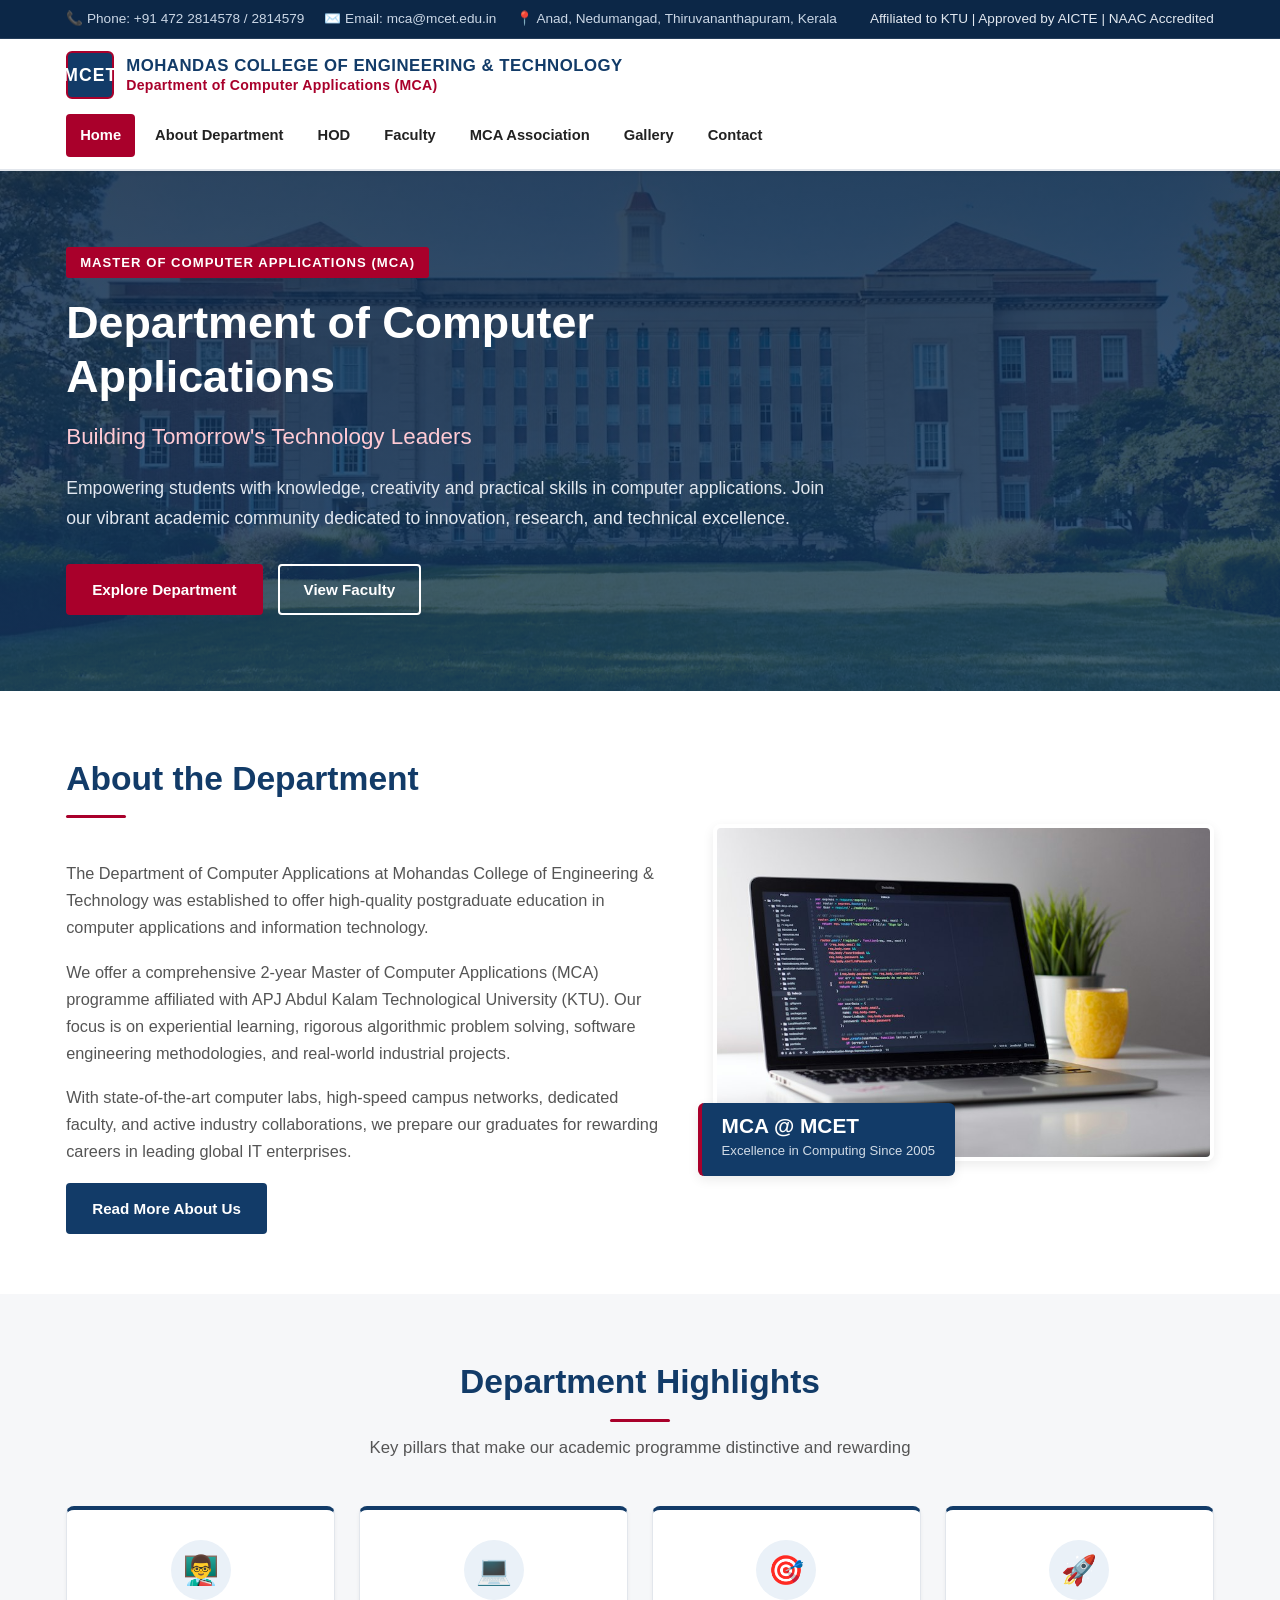
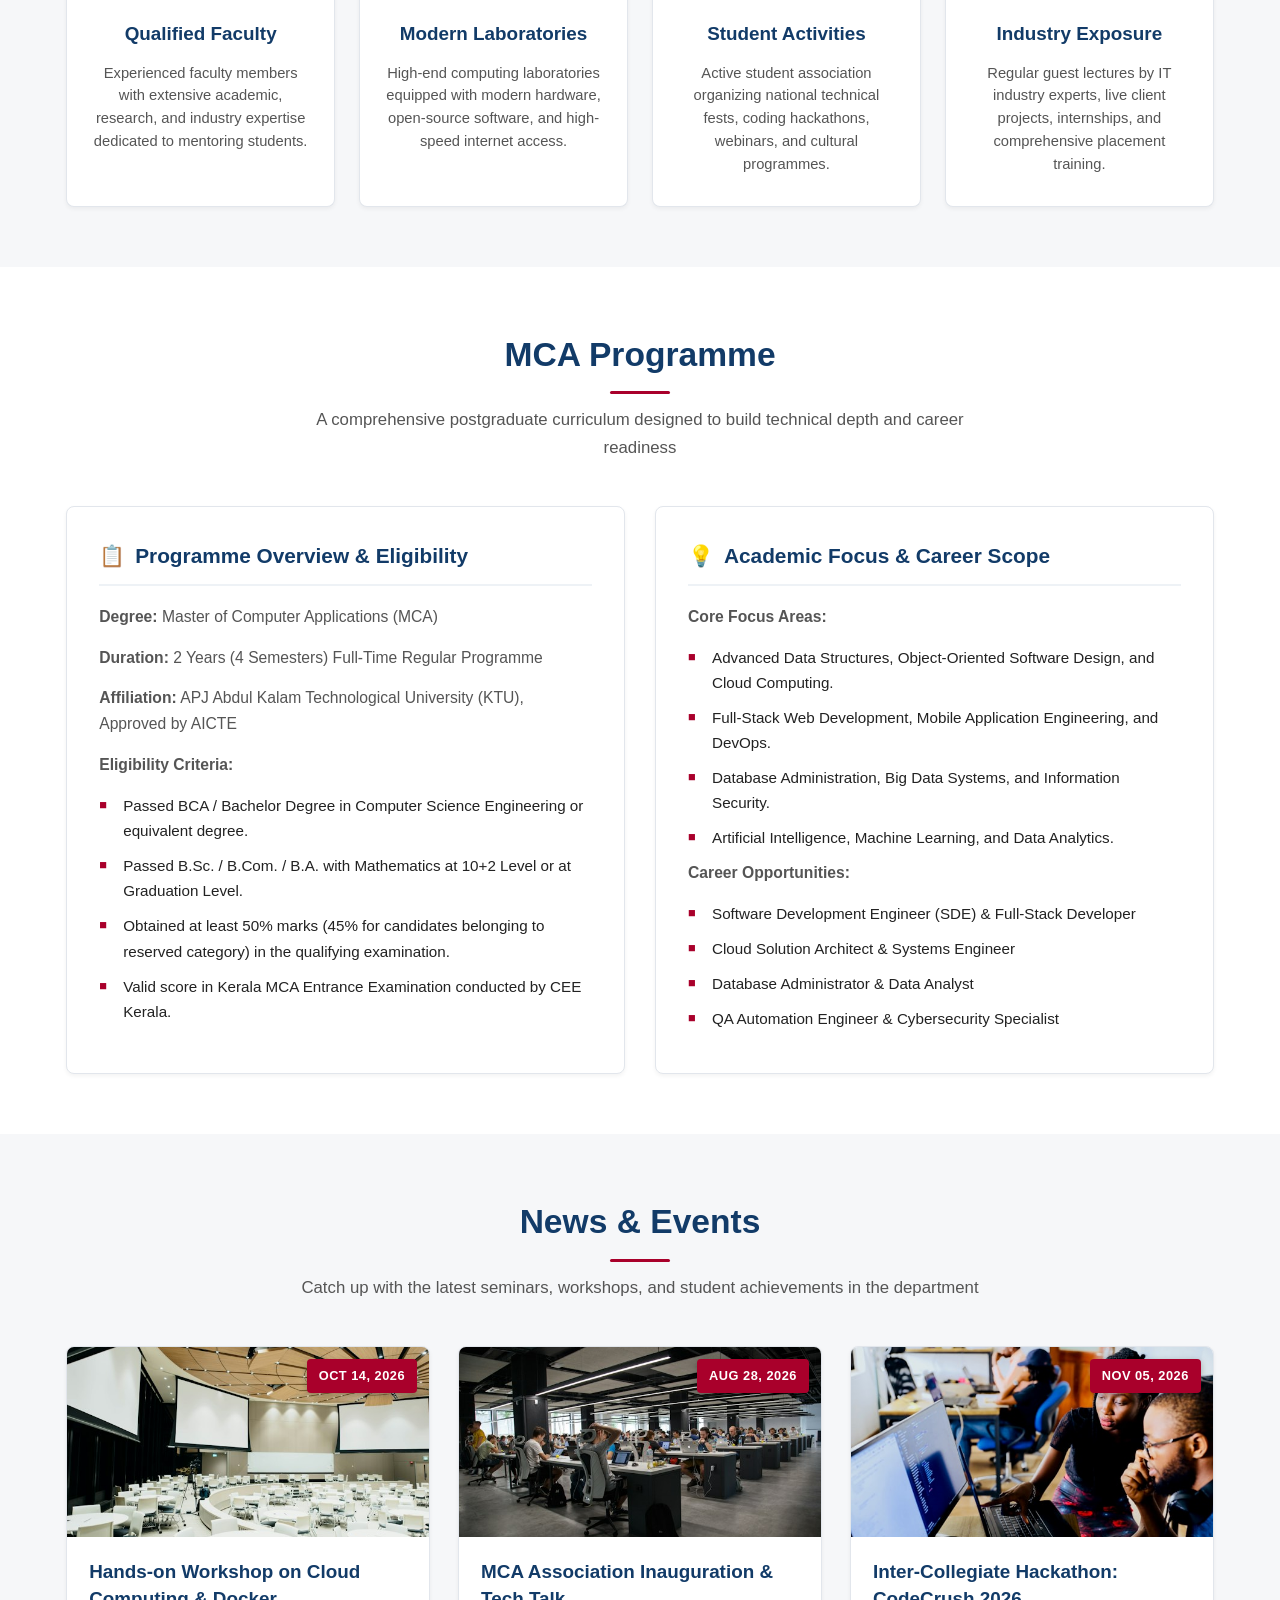
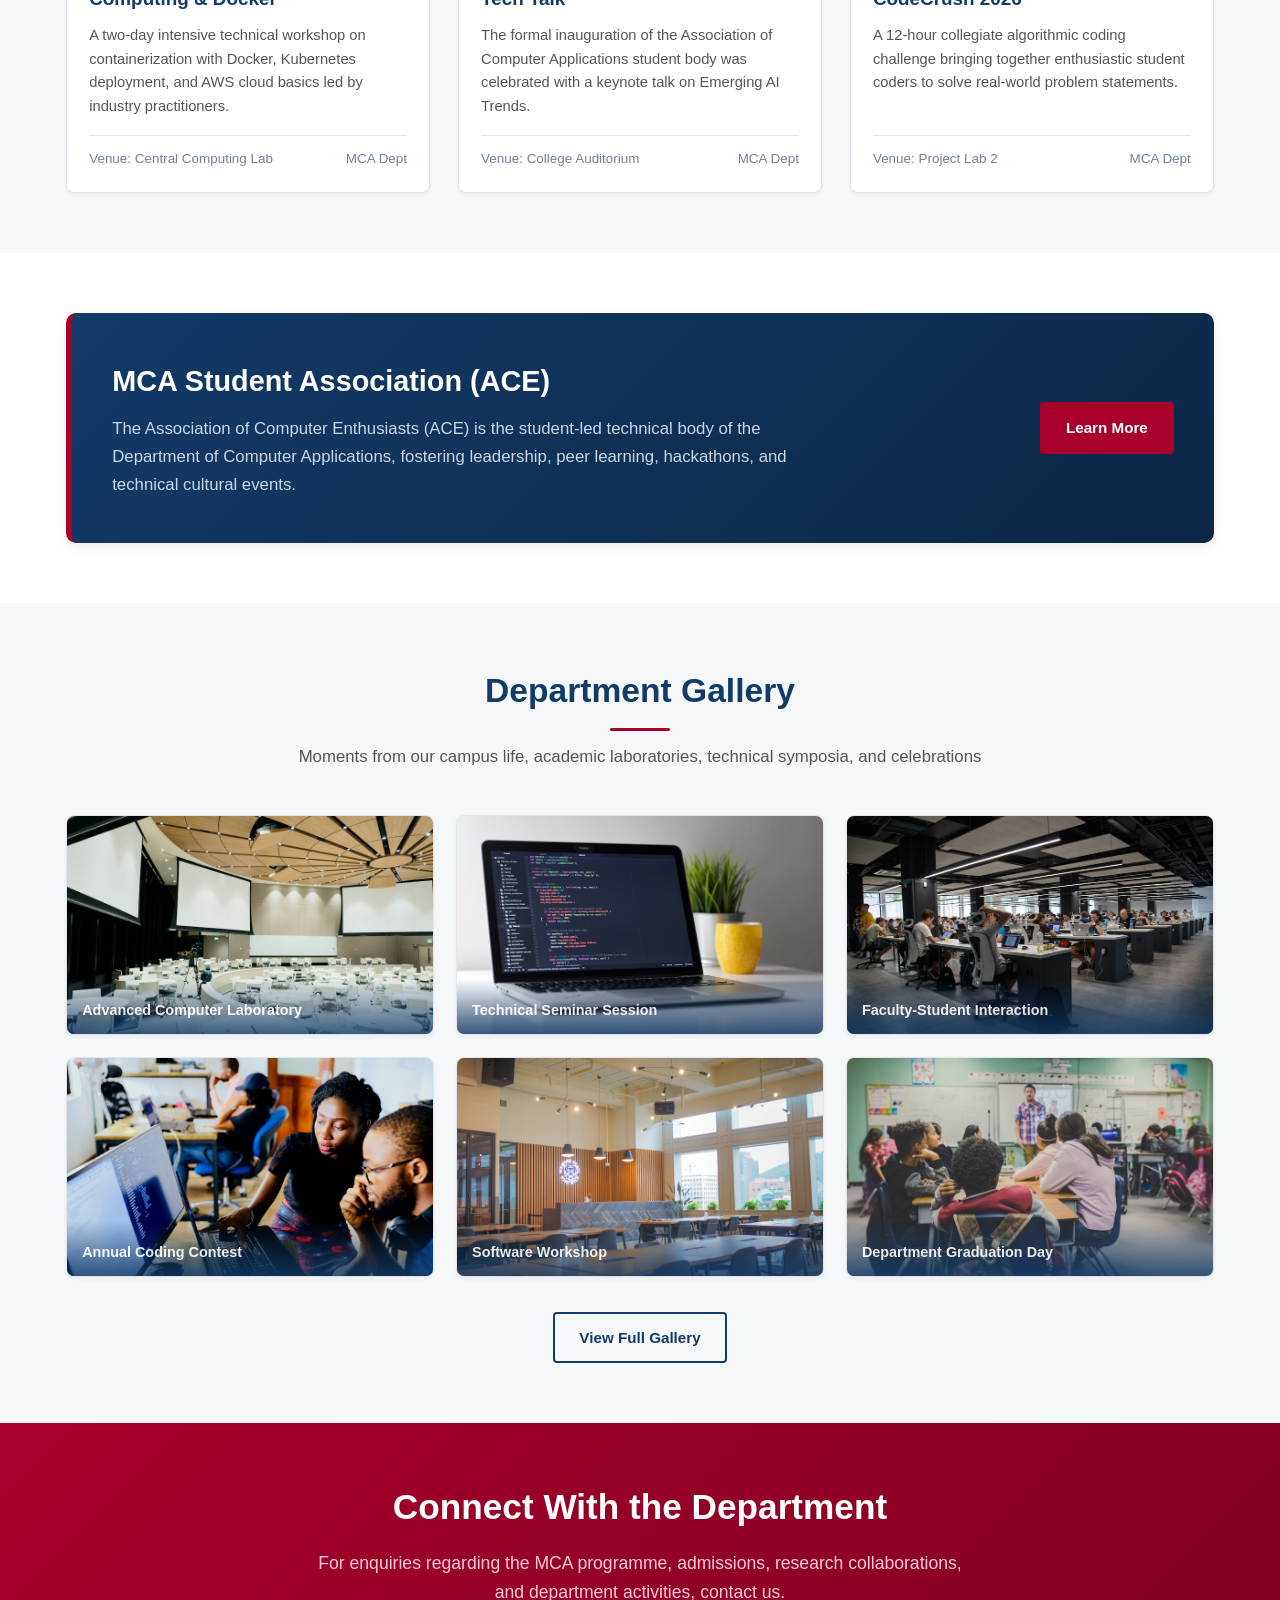
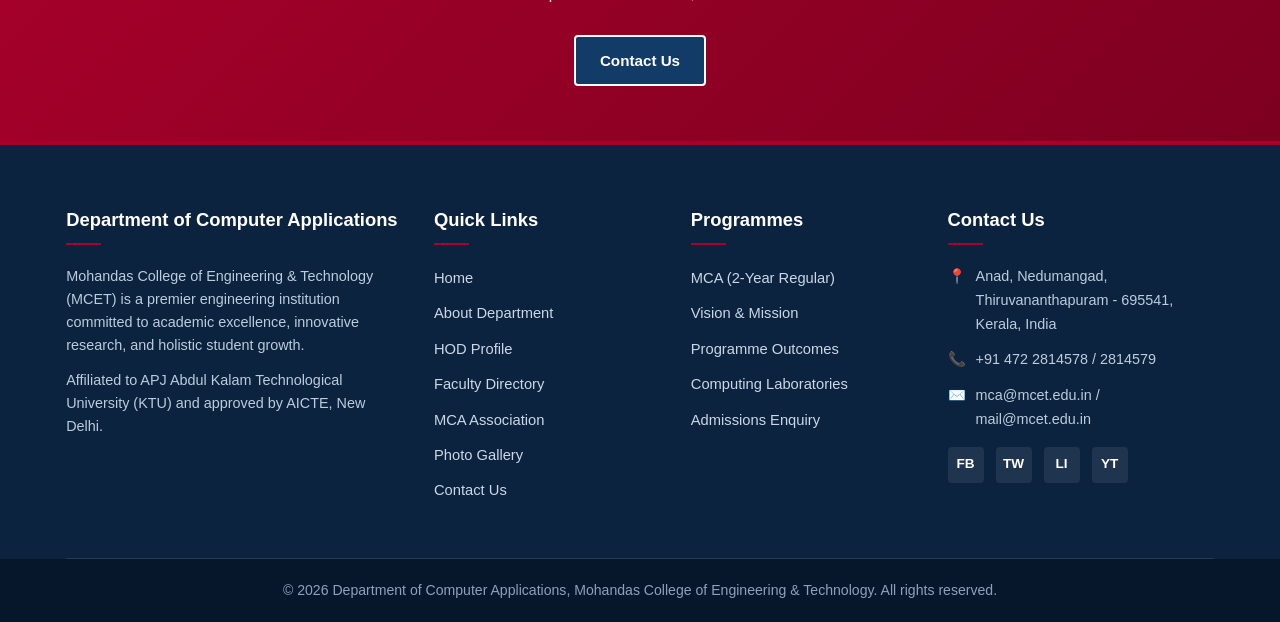
<file: index.html>
<!DOCTYPE html>
<html lang="en">
<head>
    <meta charset="UTF-8">
    <meta name="viewport" content="width=device-width, initial-scale=1.0">
    <title>Department of Computer Applications | Mohandas College of Engineering & Technology (MCET)</title>
    <link rel="stylesheet" href="css/style.css">
</head>
<body>

    <!-- ======================================================================
         TOP UTILITY BAR
         ====================================================================== -->
    <header class="top-bar">
        <div class="container top-bar-content">
            <div class="top-info">
                <span>📞 Phone: +91 472 2814578 / 2814579</span>
                <span>✉️ Email: mca@mcet.edu.in</span>
                <span>📍 Anad, Nedumangad, Thiruvananthapuram, Kerala</span>
            </div>
            <div class="top-affiliations">
                <span>Affiliated to KTU | Approved by AICTE | NAAC Accredited</span>
            </div>
        </div>
    </header>

    <!-- ======================================================================
         MAIN NAVIGATION BAR
         ====================================================================== -->
    <header class="main-header">
        <div class="container nav-container">
            <div class="brand-wrapper">
                <div class="college-crest">MCET</div>
                <div class="brand-text">
                    <span class="college-title">Mohandas College of Engineering & Technology</span>
                    <span class="dept-title">Department of Computer Applications (MCA)</span>
                </div>
            </div>
            <nav class="main-nav">
                <ul>
                    <li><a href="index.html" class="active">Home</a></li>
                    <li><a href="about.html">About Department</a></li>
                    <li><a href="hod.html">HOD</a></li>
                    <li><a href="faculty.html">Faculty</a></li>
                    <li><a href="association.html">MCA Association</a></li>
                    <li><a href="gallery.html">Gallery</a></li>
                    <li><a href="contact.html">Contact</a></li>
                </ul>
            </nav>
        </div>
    </header>

    <main>
        <!-- ==================================================================
             1. HERO SECTION
             ================================================================== -->
        <section class="hero-section">
            <div class="container">
                <div class="hero-content">
                    <span class="hero-badge">Master of Computer Applications (MCA)</span>
                    <h1 class="hero-title">Department of Computer Applications</h1>
                    <p class="hero-subtitle">Building Tomorrow's Technology Leaders</p>
                    <p class="hero-description">
                        Empowering students with knowledge, creativity and practical skills in computer applications. 
                        Join our vibrant academic community dedicated to innovation, research, and technical excellence.
                    </p>
                    <div class="hero-buttons">
                        <a href="about.html" class="btn btn-primary">Explore Department</a>
                        <a href="faculty.html" class="btn btn-outline">View Faculty</a>
                    </div>
                </div>
            </div>
        </section>

        <!-- ==================================================================
             2. WELCOME / ABOUT SECTION
             ================================================================== -->
        <section class="section section-white">
            <div class="container">
                <div class="about-preview-grid">
                    <div class="about-preview-text">
                        <div class="section-header text-left">
                            <h2 class="section-title">About the Department</h2>
                        </div>
                        <p>
                            The Department of Computer Applications at Mohandas College of Engineering & Technology 
                            was established to offer high-quality postgraduate education in computer applications and 
                            information technology.
                        </p>
                        <p>
                            We offer a comprehensive 2-year Master of Computer Applications (MCA) programme affiliated 
                            with APJ Abdul Kalam Technological University (KTU). Our focus is on experiential learning, 
                            rigorous algorithmic problem solving, software engineering methodologies, and real-world industrial projects.
                        </p>
                        <p>
                            With state-of-the-art computer labs, high-speed campus networks, dedicated faculty, and active 
                            industry collaborations, we prepare our graduates for rewarding careers in leading global IT enterprises.
                        </p>
                        <a href="about.html" class="btn btn-secondary">Read More About Us</a>
                    </div>
                    <div class="about-preview-image">
                        <img src="images/department.jpg" alt="MCA Department Laboratory and Students">
                        <div class="image-badge">
                            <strong>MCA @ MCET</strong>
                            <span>Excellence in Computing Since 2005</span>
                        </div>
                    </div>
                </div>
            </div>
        </section>

        <!-- ==================================================================
             3. DEPARTMENT HIGHLIGHTS
             ================================================================== -->
        <section class="section section-light">
            <div class="container">
                <div class="section-header">
                    <h2 class="section-title">Department Highlights</h2>
                    <p class="section-subtitle">Key pillars that make our academic programme distinctive and rewarding</p>
                </div>
                <div class="highlights-grid">
                    <div class="highlight-card">
                        <div class="highlight-icon">👨‍🏫</div>
                        <h3>Qualified Faculty</h3>
                        <p>Experienced faculty members with extensive academic, research, and industry expertise dedicated to mentoring students.</p>
                    </div>
                    <div class="highlight-card">
                        <div class="highlight-icon">💻</div>
                        <h3>Modern Laboratories</h3>
                        <p>High-end computing laboratories equipped with modern hardware, open-source software, and high-speed internet access.</p>
                    </div>
                    <div class="highlight-card">
                        <div class="highlight-icon">🎯</div>
                        <h3>Student Activities</h3>
                        <p>Active student association organizing national technical fests, coding hackathons, webinars, and cultural programmes.</p>
                    </div>
                    <div class="highlight-card">
                        <div class="highlight-icon">🚀</div>
                        <h3>Industry Exposure</h3>
                        <p>Regular guest lectures by IT industry experts, live client projects, internships, and comprehensive placement training.</p>
                    </div>
                </div>
            </div>
        </section>

        <!-- ==================================================================
             4. PROGRAMME SECTION
             ================================================================== -->
        <section class="section section-white">
            <div class="container">
                <div class="section-header">
                    <h2 class="section-title">MCA Programme</h2>
                    <p class="section-subtitle">A comprehensive postgraduate curriculum designed to build technical depth and career readiness</p>
                </div>
                <div class="programme-grid">
                    <div class="programme-box">
                        <h3><span>📋</span> Programme Overview & Eligibility</h3>
                        <p><strong>Degree:</strong> Master of Computer Applications (MCA)</p>
                        <p><strong>Duration:</strong> 2 Years (4 Semesters) Full-Time Regular Programme</p>
                        <p><strong>Affiliation:</strong> APJ Abdul Kalam Technological University (KTU), Approved by AICTE</p>
                        <p><strong>Eligibility Criteria:</strong></p>
                        <ul class="programme-list">
                            <li>Passed BCA / Bachelor Degree in Computer Science Engineering or equivalent degree.</li>
                            <li>Passed B.Sc. / B.Com. / B.A. with Mathematics at 10+2 Level or at Graduation Level.</li>
                            <li>Obtained at least 50% marks (45% for candidates belonging to reserved category) in the qualifying examination.</li>
                            <li>Valid score in Kerala MCA Entrance Examination conducted by CEE Kerala.</li>
                        </ul>
                    </div>
                    <div class="programme-box">
                        <h3><span>💡</span> Academic Focus & Career Scope</h3>
                        <p><strong>Core Focus Areas:</strong></p>
                        <ul class="programme-list">
                            <li>Advanced Data Structures, Object-Oriented Software Design, and Cloud Computing.</li>
                            <li>Full-Stack Web Development, Mobile Application Engineering, and DevOps.</li>
                            <li>Database Administration, Big Data Systems, and Information Security.</li>
                            <li>Artificial Intelligence, Machine Learning, and Data Analytics.</li>
                        </ul>
                        <p><strong>Career Opportunities:</strong></p>
                        <ul class="programme-list">
                            <li>Software Development Engineer (SDE) & Full-Stack Developer</li>
                            <li>Cloud Solution Architect & Systems Engineer</li>
                            <li>Database Administrator & Data Analyst</li>
                            <li>QA Automation Engineer & Cybersecurity Specialist</li>
                        </ul>
                    </div>
                </div>
            </div>
        </section>

        <!-- ==================================================================
             5. NEWS & EVENTS
             ================================================================== -->
        <section class="section section-light">
            <div class="container">
                <div class="section-header">
                    <h2 class="section-title">News & Events</h2>
                    <p class="section-subtitle">Catch up with the latest seminars, workshops, and student achievements in the department</p>
                </div>
                <div class="events-grid">
                    <article class="event-card">
                        <div class="event-image">
                            <img src="images/event1.jpg" alt="Hands-on Technical Workshop">
                            <span class="event-date-badge">OCT 14, 2026</span>
                        </div>
                        <div class="event-body">
                            <h3 class="event-title">Hands-on Workshop on Cloud Computing & Docker</h3>
                            <p class="event-desc">
                                A two-day intensive technical workshop on containerization with Docker, Kubernetes deployment, and AWS cloud basics led by industry practitioners.
                            </p>
                            <div class="event-meta">
                                <span>Venue: Central Computing Lab</span>
                                <span>MCA Dept</span>
                            </div>
                        </div>
                    </article>

                    <article class="event-card">
                        <div class="event-image">
                            <img src="images/event2.jpg" alt="MCA Student Association Inauguration">
                            <span class="event-date-badge">AUG 28, 2026</span>
                        </div>
                        <div class="event-body">
                            <h3 class="event-title">MCA Association Inauguration & Tech Talk</h3>
                            <p class="event-desc">
                                The formal inauguration of the Association of Computer Applications student body was celebrated with a keynote talk on Emerging AI Trends.
                            </p>
                            <div class="event-meta">
                                <span>Venue: College Auditorium</span>
                                <span>MCA Dept</span>
                            </div>
                        </div>
                    </article>

                    <article class="event-card">
                        <div class="event-image">
                            <img src="images/event3.jpg" alt="Inter-Collegiate Coding Competition">
                            <span class="event-date-badge">NOV 05, 2026</span>
                        </div>
                        <div class="event-body">
                            <h3 class="event-title">Inter-Collegiate Hackathon: CodeCrush 2026</h3>
                            <p class="event-desc">
                                A 12-hour collegiate algorithmic coding challenge bringing together enthusiastic student coders to solve real-world problem statements.
                            </p>
                            <div class="event-meta">
                                <span>Venue: Project Lab 2</span>
                                <span>MCA Dept</span>
                            </div>
                        </div>
                    </article>
                </div>
            </div>
        </section>

        <!-- ==================================================================
             6. MCA ASSOCIATION PREVIEW
             ================================================================== -->
        <section class="section section-white">
            <div class="container">
                <div class="association-preview-box">
                    <div class="association-preview-text">
                        <h3>MCA Student Association (ACE)</h3>
                        <p>
                            The Association of Computer Enthusiasts (ACE) is the student-led technical body of the Department of 
                            Computer Applications, fostering leadership, peer learning, hackathons, and technical cultural events.
                        </p>
                    </div>
                    <div class="association-preview-btn">
                        <a href="association.html" class="btn btn-primary">Learn More</a>
                    </div>
                </div>
            </div>
        </section>

        <!-- ==================================================================
             7. GALLERY PREVIEW
             ================================================================== -->
        <section class="section section-light">
            <div class="container">
                <div class="section-header">
                    <h2 class="section-title">Department Gallery</h2>
                    <p class="section-subtitle">Moments from our campus life, academic laboratories, technical symposia, and celebrations</p>
                </div>
                <div class="gallery-grid">
                    <div class="gallery-item">
                        <a href="images/gallery/gallery1.jpg">
                            <img src="images/gallery/gallery1.jpg" alt="MCA Computer Lab Session">
                            <div class="gallery-overlay">Advanced Computer Laboratory</div>
                        </a>
                    </div>
                    <div class="gallery-item">
                        <a href="images/gallery/gallery2.jpg">
                            <img src="images/gallery/gallery2.jpg" alt="Seminar Presentation by Students">
                            <div class="gallery-overlay">Technical Seminar Session</div>
                        </a>
                    </div>
                    <div class="gallery-item">
                        <a href="images/gallery/gallery3.jpg">
                            <img src="images/gallery/gallery3.jpg" alt="Faculty Interaction & Mentoring">
                            <div class="gallery-overlay">Faculty-Student Interaction</div>
                        </a>
                    </div>
                    <div class="gallery-item">
                        <a href="images/gallery/gallery4.jpg">
                            <img src="images/gallery/gallery4.jpg" alt="Coding Hackathon at College">
                            <div class="gallery-overlay">Annual Coding Contest</div>
                        </a>
                    </div>
                    <div class="gallery-item">
                        <a href="images/gallery/gallery5.jpg">
                            <img src="images/gallery/gallery5.jpg" alt="Technical Workshop on Web Technologies">
                            <div class="gallery-overlay">Software Workshop</div>
                        </a>
                    </div>
                    <div class="gallery-item">
                        <a href="images/gallery/gallery6.jpg">
                            <img src="images/gallery/gallery6.jpg" alt="Graduation Day and Celebrations">
                            <div class="gallery-overlay">Department Graduation Day</div>
                        </a>
                    </div>
                </div>
                <div class="gallery-center-btn">
                    <a href="gallery.html" class="btn btn-outline-primary">View Full Gallery</a>
                </div>
            </div>
        </section>

        <!-- ==================================================================
             8. CONTACT CTA
             ================================================================== -->
        <section class="cta-section">
            <div class="container">
                <div class="cta-content">
                    <h2>Connect With the Department</h2>
                    <p>For enquiries regarding the MCA programme, admissions, research collaborations, and department activities, contact us.</p>
                    <a href="contact.html" class="btn btn-primary" style="background-color: var(--primary); border: 2px solid var(--white);">Contact Us</a>
                </div>
            </div>
        </section>
    </main>

    <!-- ======================================================================
         9. INSTITUTIONAL FOOTER
         ====================================================================== -->
    <footer class="main-footer">
        <div class="container">
            <div class="footer-grid">
                <div class="footer-col">
                    <h4>Department of Computer Applications</h4>
                    <p>
                        Mohandas College of Engineering & Technology (MCET) is a premier engineering institution committed to academic excellence, 
                        innovative research, and holistic student growth.
                    </p>
                    <p>
                        Affiliated to APJ Abdul Kalam Technological University (KTU) and approved by AICTE, New Delhi.
                    </p>
                </div>

                <div class="footer-col">
                    <h4>Quick Links</h4>
                    <ul class="footer-links">
                        <li><a href="index.html">Home</a></li>
                        <li><a href="about.html">About Department</a></li>
                        <li><a href="hod.html">HOD Profile</a></li>
                        <li><a href="faculty.html">Faculty Directory</a></li>
                        <li><a href="association.html">MCA Association</a></li>
                        <li><a href="gallery.html">Photo Gallery</a></li>
                        <li><a href="contact.html">Contact Us</a></li>
                    </ul>
                </div>

                <div class="footer-col">
                    <h4>Programmes</h4>
                    <ul class="footer-links">
                        <li><a href="about.html">MCA (2-Year Regular)</a></li>
                        <li><a href="about.html">Vision & Mission</a></li>
                        <li><a href="about.html">Programme Outcomes</a></li>
                        <li><a href="about.html">Computing Laboratories</a></li>
                        <li><a href="contact.html">Admissions Enquiry</a></li>
                    </ul>
                </div>

                <div class="footer-col">
                    <h4>Contact Us</h4>
                    <div class="footer-contact-item">
                        <span class="icon">📍</span>
                        <span>Anad, Nedumangad, Thiruvananthapuram - 695541, Kerala, India</span>
                    </div>
                    <div class="footer-contact-item">
                        <span class="icon">📞</span>
                        <span>+91 472 2814578 / 2814579</span>
                    </div>
                    <div class="footer-contact-item">
                        <span class="icon">✉️</span>
                        <span>mca@mcet.edu.in / mail@mcet.edu.in</span>
                    </div>
                    <div class="footer-social">
                        <a href="https://facebook.com" title="Facebook">FB</a>
                        <a href="https://twitter.com" title="Twitter">TW</a>
                        <a href="https://linkedin.com" title="LinkedIn">LI</a>
                        <a href="https://youtube.com" title="YouTube">YT</a>
                    </div>
                </div>
            </div>
        </div>
        <div class="footer-bottom">
            <div class="container">
                <p>&copy; 2026 Department of Computer Applications, Mohandas College of Engineering & Technology. All rights reserved.</p>
            </div>
        </div>
    </footer>

</body>
</html>
</file>
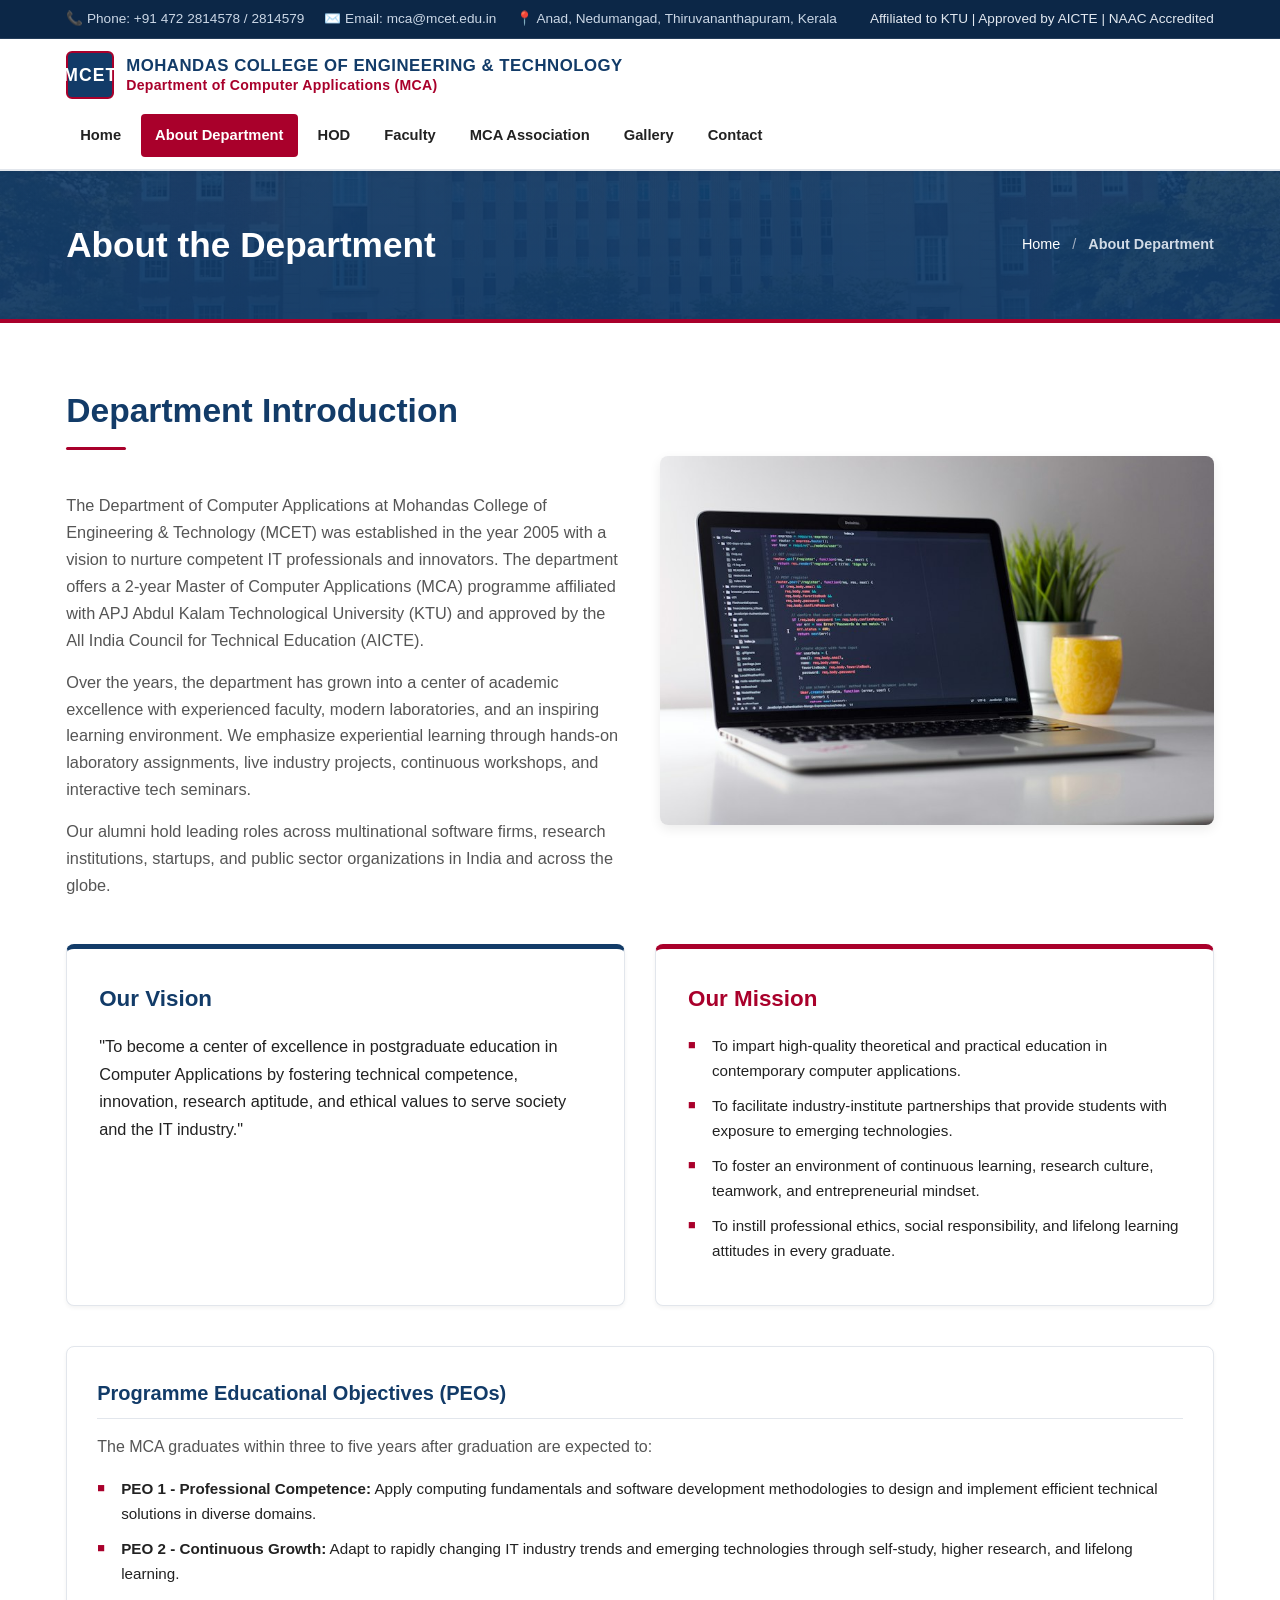
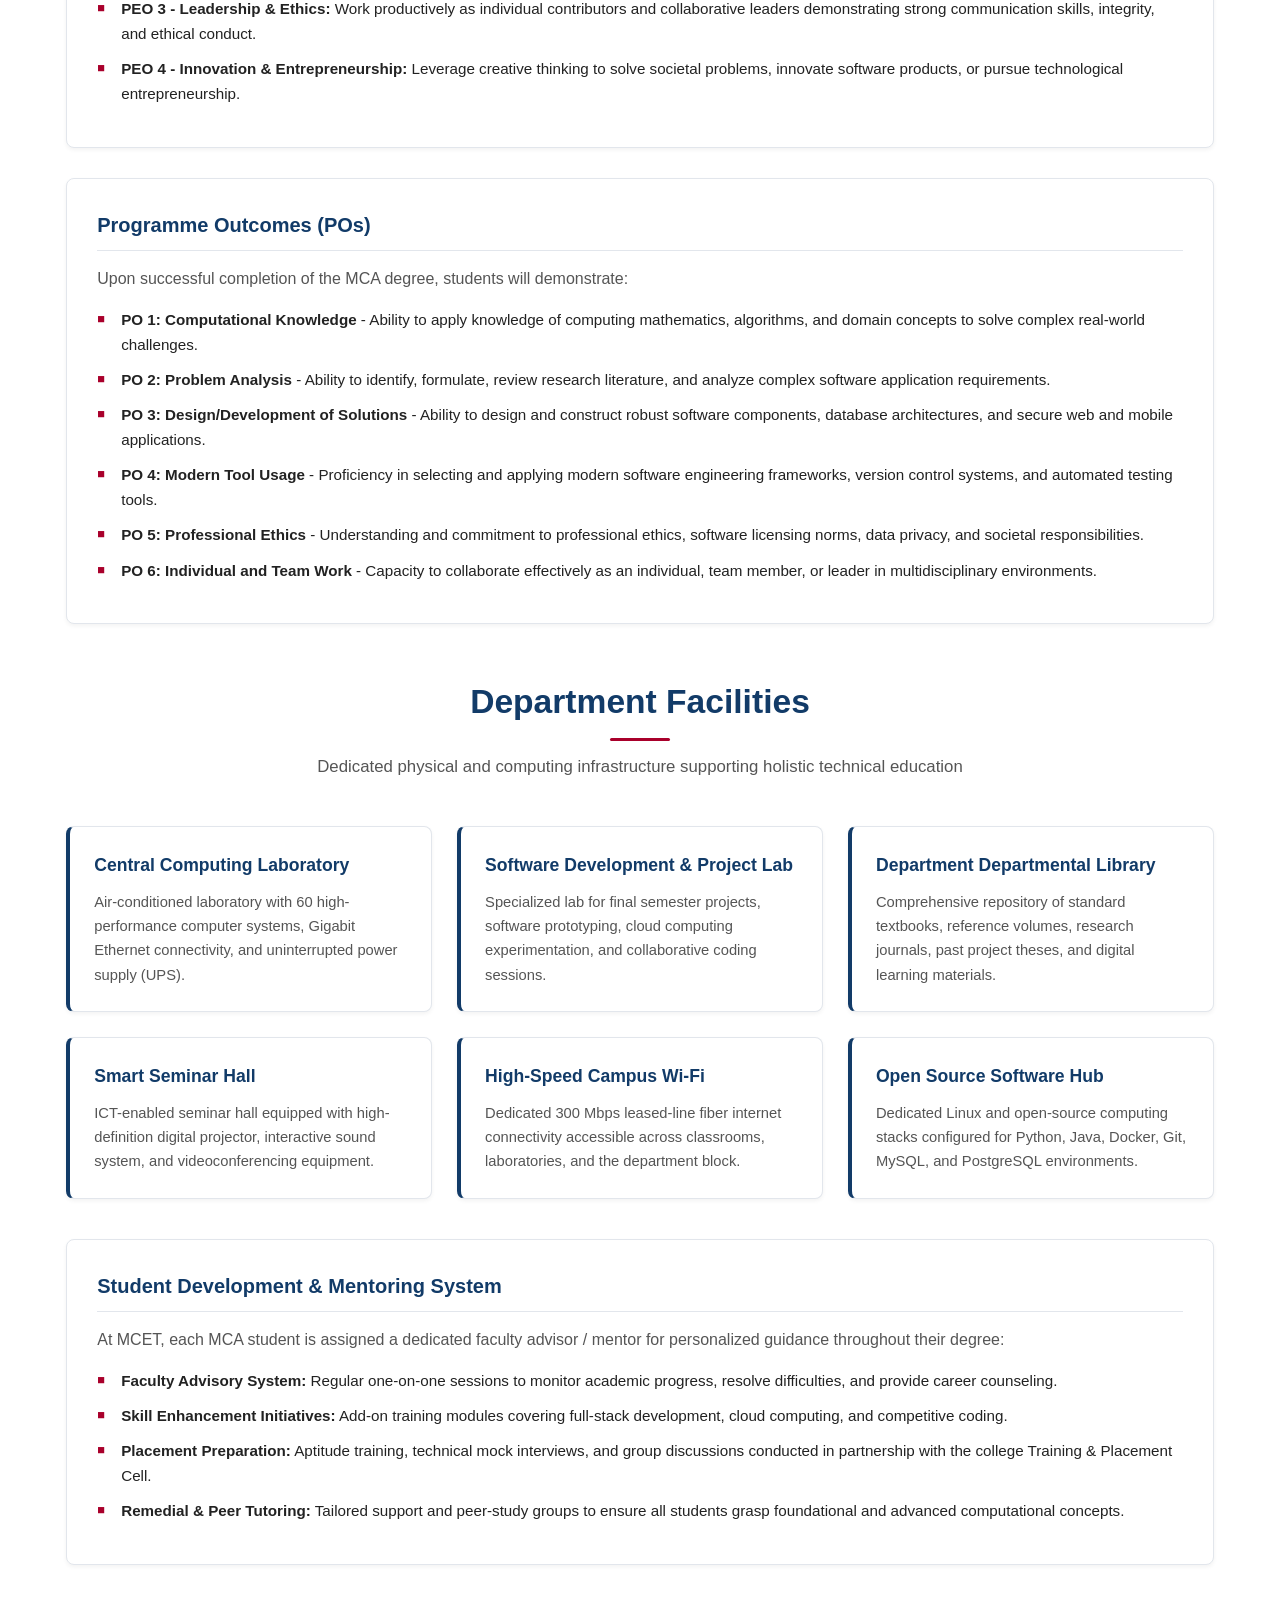
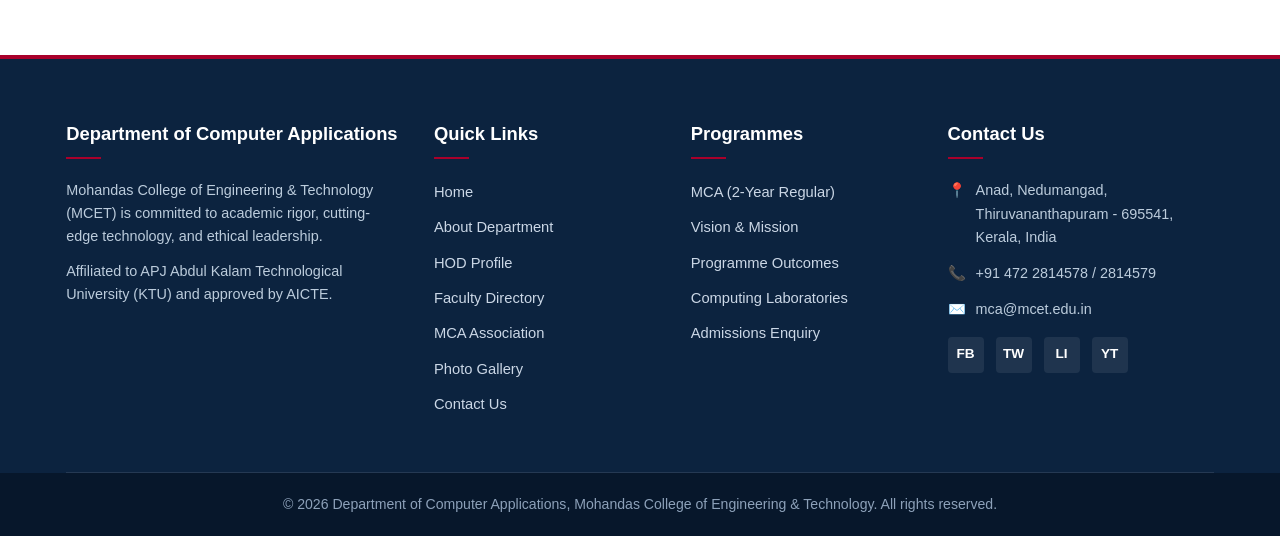
<file: about.html>
<!DOCTYPE html>
<html lang="en">
<head>
    <meta charset="UTF-8">
    <meta name="viewport" content="width=device-width, initial-scale=1.0">
    <title>About Department | Department of Computer Applications - MCET</title>
    <link rel="stylesheet" href="css/style.css">
</head>
<body>

    <!-- ======================================================================
         TOP UTILITY BAR
         ====================================================================== -->
    <header class="top-bar">
        <div class="container top-bar-content">
            <div class="top-info">
                <span>📞 Phone: +91 472 2814578 / 2814579</span>
                <span>✉️ Email: mca@mcet.edu.in</span>
                <span>📍 Anad, Nedumangad, Thiruvananthapuram, Kerala</span>
            </div>
            <div class="top-affiliations">
                <span>Affiliated to KTU | Approved by AICTE | NAAC Accredited</span>
            </div>
        </div>
    </header>

    <!-- ======================================================================
         MAIN NAVIGATION BAR
         ====================================================================== -->
    <header class="main-header">
        <div class="container nav-container">
            <div class="brand-wrapper">
                <div class="college-crest">MCET</div>
                <div class="brand-text">
                    <span class="college-title">Mohandas College of Engineering & Technology</span>
                    <span class="dept-title">Department of Computer Applications (MCA)</span>
                </div>
            </div>
            <nav class="main-nav">
                <ul>
                    <li><a href="index.html">Home</a></li>
                    <li><a href="about.html" class="active">About Department</a></li>
                    <li><a href="hod.html">HOD</a></li>
                    <li><a href="faculty.html">Faculty</a></li>
                    <li><a href="association.html">MCA Association</a></li>
                    <li><a href="gallery.html">Gallery</a></li>
                    <li><a href="contact.html">Contact</a></li>
                </ul>
            </nav>
        </div>
    </header>

    <!-- ======================================================================
         PAGE BANNER & BREADCRUMB
         ====================================================================== -->
    <div class="page-banner">
        <div class="container banner-content">
            <h1 class="banner-title">About the Department</h1>
            <div class="breadcrumb">
                <a href="index.html">Home</a>
                <span>/</span>
                <strong>About Department</strong>
            </div>
        </div>
    </div>

    <main>
        <!-- ==================================================================
             1. DEPARTMENT INTRODUCTION
             ================================================================== -->
        <section class="section section-white">
            <div class="container">
                <div class="about-section-grid">
                    <div>
                        <div class="section-header text-left">
                            <h2 class="section-title">Department Introduction</h2>
                        </div>
                        <p style="color: var(--text-muted); margin-bottom: 15px; font-size: 1.02rem;">
                            The Department of Computer Applications at Mohandas College of Engineering & Technology (MCET) 
                            was established in the year 2005 with a vision to nurture competent IT professionals and innovators. 
                            The department offers a 2-year Master of Computer Applications (MCA) programme affiliated with 
                            APJ Abdul Kalam Technological University (KTU) and approved by the All India Council for Technical Education (AICTE).
                        </p>
                        <p style="color: var(--text-muted); margin-bottom: 15px; font-size: 1.02rem;">
                            Over the years, the department has grown into a center of academic excellence with experienced faculty, 
                            modern laboratories, and an inspiring learning environment. We emphasize experiential learning through hands-on 
                            laboratory assignments, live industry projects, continuous workshops, and interactive tech seminars.
                        </p>
                        <p style="color: var(--text-muted); font-size: 1.02rem;">
                            Our alumni hold leading roles across multinational software firms, research institutions, startups, and 
                            public sector organizations in India and across the globe.
                        </p>
                    </div>
                    <div>
                        <img src="images/department.jpg" alt="MCA Department Laboratory" style="border-radius: 8px; box-shadow: var(--shadow-md);">
                    </div>
                </div>

                <!-- ==========================================================
                     2. VISION & 3. MISSION
                     ========================================================== -->
                <div class="vision-mission-grid">
                    <div class="card-vision">
                        <h3>Our Vision</h3>
                        <p style="color: var(--dark); font-size: 1.02rem; line-height: 1.7;">
                            "To become a center of excellence in postgraduate education in Computer Applications by fostering technical 
                            competence, innovation, research aptitude, and ethical values to serve society and the IT industry."
                        </p>
                    </div>
                    <div class="card-mission">
                        <h3>Our Mission</h3>
                        <ul class="programme-list">
                            <li>To impart high-quality theoretical and practical education in contemporary computer applications.</li>
                            <li>To facilitate industry-institute partnerships that provide students with exposure to emerging technologies.</li>
                            <li>To foster an environment of continuous learning, research culture, teamwork, and entrepreneurial mindset.</li>
                            <li>To instill professional ethics, social responsibility, and lifelong learning attitudes in every graduate.</li>
                        </ul>
                    </div>
                </div>

                <!-- ==========================================================
                     4. PROGRAMME EDUCATIONAL OBJECTIVES (PEOs)
                     ========================================================== -->
                <div class="objectives-card">
                    <h3>Programme Educational Objectives (PEOs)</h3>
                    <p style="color: var(--text-muted); margin-bottom: 15px;">
                        The MCA graduates within three to five years after graduation are expected to:
                    </p>
                    <ul class="programme-list">
                        <li><strong>PEO 1 - Professional Competence:</strong> Apply computing fundamentals and software development methodologies to design and implement efficient technical solutions in diverse domains.</li>
                        <li><strong>PEO 2 - Continuous Growth:</strong> Adapt to rapidly changing IT industry trends and emerging technologies through self-study, higher research, and lifelong learning.</li>
                        <li><strong>PEO 3 - Leadership & Ethics:</strong> Work productively as individual contributors and collaborative leaders demonstrating strong communication skills, integrity, and ethical conduct.</li>
                        <li><strong>PEO 4 - Innovation & Entrepreneurship:</strong> Leverage creative thinking to solve societal problems, innovate software products, or pursue technological entrepreneurship.</li>
                    </ul>
                </div>

                <!-- ==========================================================
                     5. PROGRAMME OUTCOMES (POs)
                     ========================================================== -->
                <div class="objectives-card">
                    <h3>Programme Outcomes (POs)</h3>
                    <p style="color: var(--text-muted); margin-bottom: 15px;">
                        Upon successful completion of the MCA degree, students will demonstrate:
                    </p>
                    <ul class="programme-list">
                        <li><strong>PO 1: Computational Knowledge</strong> - Ability to apply knowledge of computing mathematics, algorithms, and domain concepts to solve complex real-world challenges.</li>
                        <li><strong>PO 2: Problem Analysis</strong> - Ability to identify, formulate, review research literature, and analyze complex software application requirements.</li>
                        <li><strong>PO 3: Design/Development of Solutions</strong> - Ability to design and construct robust software components, database architectures, and secure web and mobile applications.</li>
                        <li><strong>PO 4: Modern Tool Usage</strong> - Proficiency in selecting and applying modern software engineering frameworks, version control systems, and automated testing tools.</li>
                        <li><strong>PO 5: Professional Ethics</strong> - Understanding and commitment to professional ethics, software licensing norms, data privacy, and societal responsibilities.</li>
                        <li><strong>PO 6: Individual and Team Work</strong> - Capacity to collaborate effectively as an individual, team member, or leader in multidisciplinary environments.</li>
                    </ul>
                </div>

                <!-- ==========================================================
                     6. DEPARTMENT FACILITIES
                     ========================================================== -->
                <div class="section-header" style="margin-top: 50px;">
                    <h2 class="section-title">Department Facilities</h2>
                    <p class="section-subtitle">Dedicated physical and computing infrastructure supporting holistic technical education</p>
                </div>
                <div class="facilities-grid">
                    <div class="facility-card">
                        <h4>Central Computing Laboratory</h4>
                        <p>Air-conditioned laboratory with 60 high-performance computer systems, Gigabit Ethernet connectivity, and uninterrupted power supply (UPS).</p>
                    </div>
                    <div class="facility-card">
                        <h4>Software Development & Project Lab</h4>
                        <p>Specialized lab for final semester projects, software prototyping, cloud computing experimentation, and collaborative coding sessions.</p>
                    </div>
                    <div class="facility-card">
                        <h4>Department Departmental Library</h4>
                        <p>Comprehensive repository of standard textbooks, reference volumes, research journals, past project theses, and digital learning materials.</p>
                    </div>
                    <div class="facility-card">
                        <h4>Smart Seminar Hall</h4>
                        <p>ICT-enabled seminar hall equipped with high-definition digital projector, interactive sound system, and videoconferencing equipment.</p>
                    </div>
                    <div class="facility-card">
                        <h4>High-Speed Campus Wi-Fi</h4>
                        <p>Dedicated 300 Mbps leased-line fiber internet connectivity accessible across classrooms, laboratories, and the department block.</p>
                    </div>
                    <div class="facility-card">
                        <h4>Open Source Software Hub</h4>
                        <p>Dedicated Linux and open-source computing stacks configured for Python, Java, Docker, Git, MySQL, and PostgreSQL environments.</p>
                    </div>
                </div>

                <!-- ==========================================================
                     7. STUDENT DEVELOPMENT & MENTORSHIP
                     ========================================================== -->
                <div class="objectives-card" style="margin-top: 40px;">
                    <h3>Student Development & Mentoring System</h3>
                    <p style="color: var(--text-muted); margin-bottom: 15px;">
                        At MCET, each MCA student is assigned a dedicated faculty advisor / mentor for personalized guidance throughout their degree:
                    </p>
                    <ul class="programme-list">
                        <li><strong>Faculty Advisory System:</strong> Regular one-on-one sessions to monitor academic progress, resolve difficulties, and provide career counseling.</li>
                        <li><strong>Skill Enhancement Initiatives:</strong> Add-on training modules covering full-stack development, cloud computing, and competitive coding.</li>
                        <li><strong>Placement Preparation:</strong> Aptitude training, technical mock interviews, and group discussions conducted in partnership with the college Training & Placement Cell.</li>
                        <li><strong>Remedial & Peer Tutoring:</strong> Tailored support and peer-study groups to ensure all students grasp foundational and advanced computational concepts.</li>
                    </ul>
                </div>
            </div>
        </section>
    </main>

    <!-- ======================================================================
         INSTITUTIONAL FOOTER
         ====================================================================== -->
    <footer class="main-footer">
        <div class="container">
            <div class="footer-grid">
                <div class="footer-col">
                    <h4>Department of Computer Applications</h4>
                    <p>Mohandas College of Engineering & Technology (MCET) is committed to academic rigor, cutting-edge technology, and ethical leadership.</p>
                    <p>Affiliated to APJ Abdul Kalam Technological University (KTU) and approved by AICTE.</p>
                </div>

                <div class="footer-col">
                    <h4>Quick Links</h4>
                    <ul class="footer-links">
                        <li><a href="index.html">Home</a></li>
                        <li><a href="about.html">About Department</a></li>
                        <li><a href="hod.html">HOD Profile</a></li>
                        <li><a href="faculty.html">Faculty Directory</a></li>
                        <li><a href="association.html">MCA Association</a></li>
                        <li><a href="gallery.html">Photo Gallery</a></li>
                        <li><a href="contact.html">Contact Us</a></li>
                    </ul>
                </div>

                <div class="footer-col">
                    <h4>Programmes</h4>
                    <ul class="footer-links">
                        <li><a href="about.html">MCA (2-Year Regular)</a></li>
                        <li><a href="about.html">Vision & Mission</a></li>
                        <li><a href="about.html">Programme Outcomes</a></li>
                        <li><a href="about.html">Computing Laboratories</a></li>
                        <li><a href="contact.html">Admissions Enquiry</a></li>
                    </ul>
                </div>

                <div class="footer-col">
                    <h4>Contact Us</h4>
                    <div class="footer-contact-item">
                        <span class="icon">📍</span>
                        <span>Anad, Nedumangad, Thiruvananthapuram - 695541, Kerala, India</span>
                    </div>
                    <div class="footer-contact-item">
                        <span class="icon">📞</span>
                        <span>+91 472 2814578 / 2814579</span>
                    </div>
                    <div class="footer-contact-item">
                        <span class="icon">✉️</span>
                        <span>mca@mcet.edu.in</span>
                    </div>
                    <div class="footer-social">
                        <a href="https://facebook.com">FB</a>
                        <a href="https://twitter.com">TW</a>
                        <a href="https://linkedin.com">LI</a>
                        <a href="https://youtube.com">YT</a>
                    </div>
                </div>
            </div>
        </div>
        <div class="footer-bottom">
            <div class="container">
                <p>&copy; 2026 Department of Computer Applications, Mohandas College of Engineering & Technology. All rights reserved.</p>
            </div>
        </div>
    </footer>

</body>
</html>
</file>
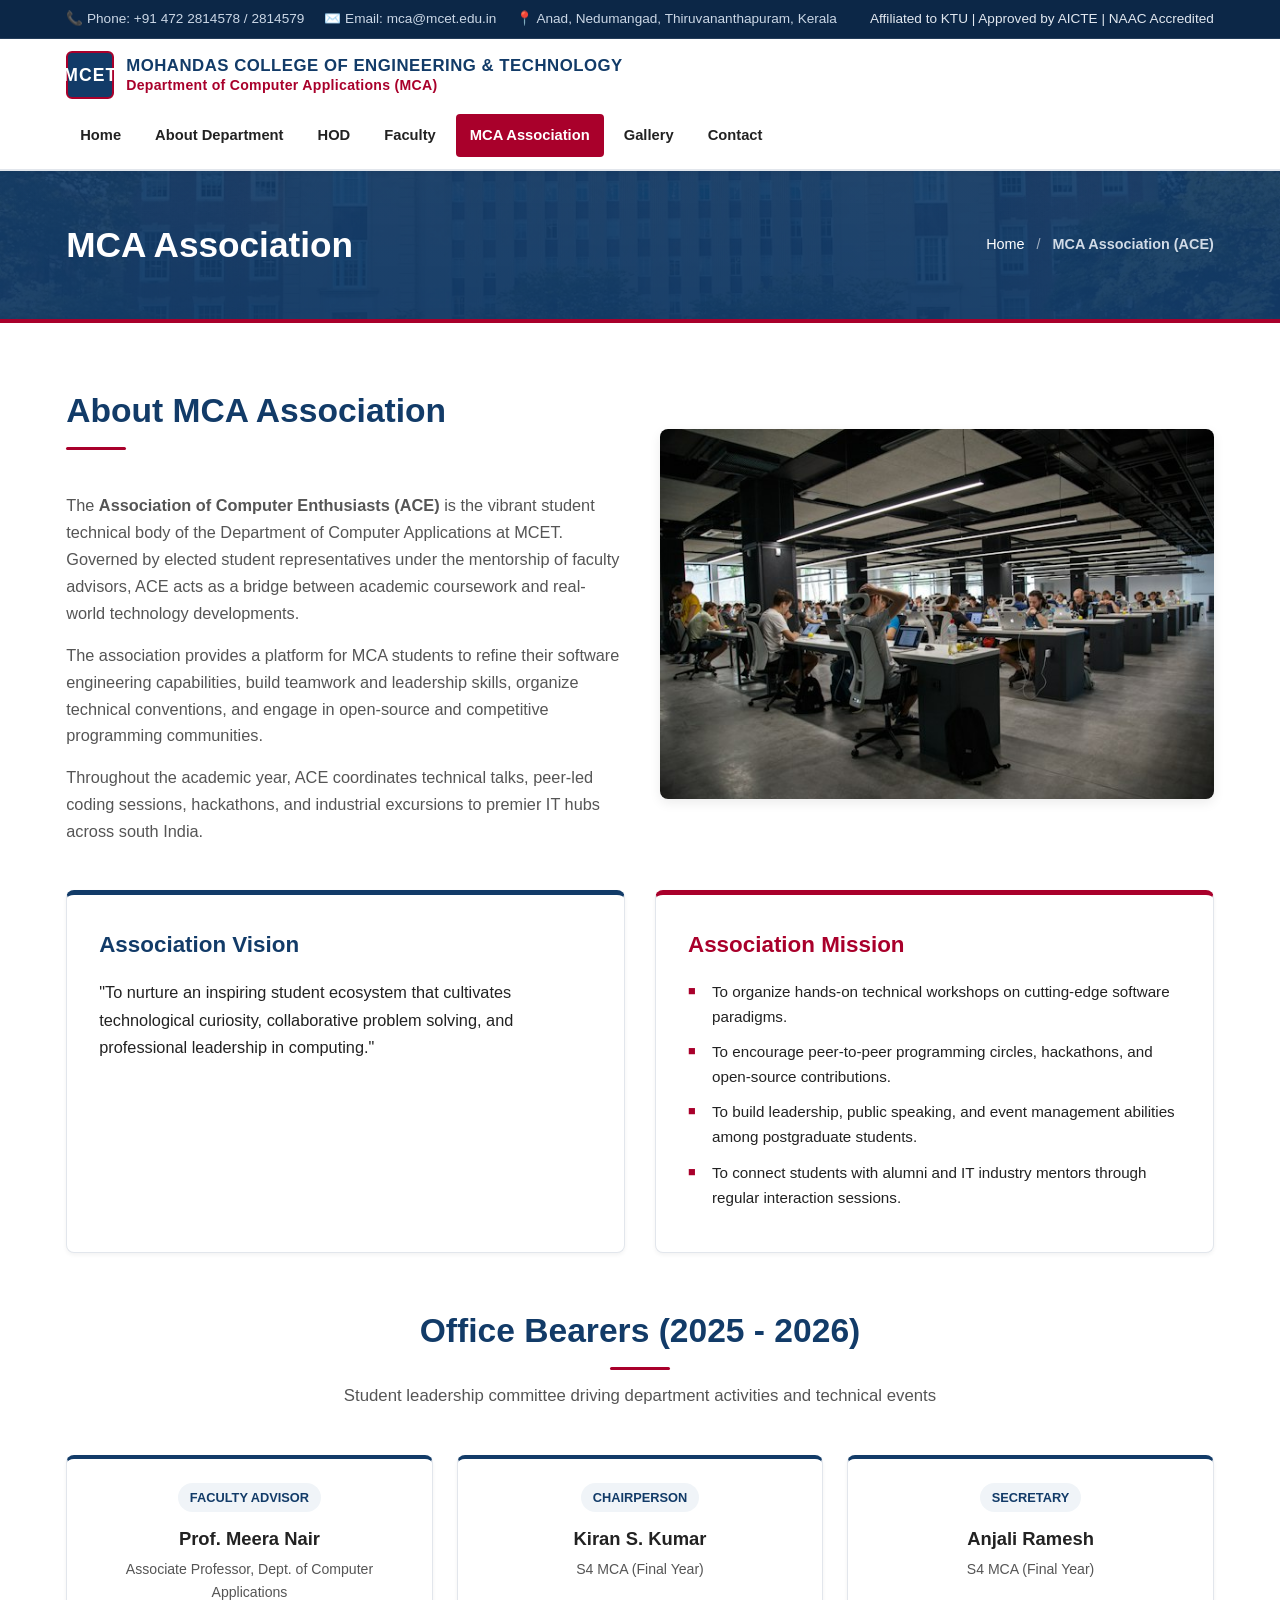
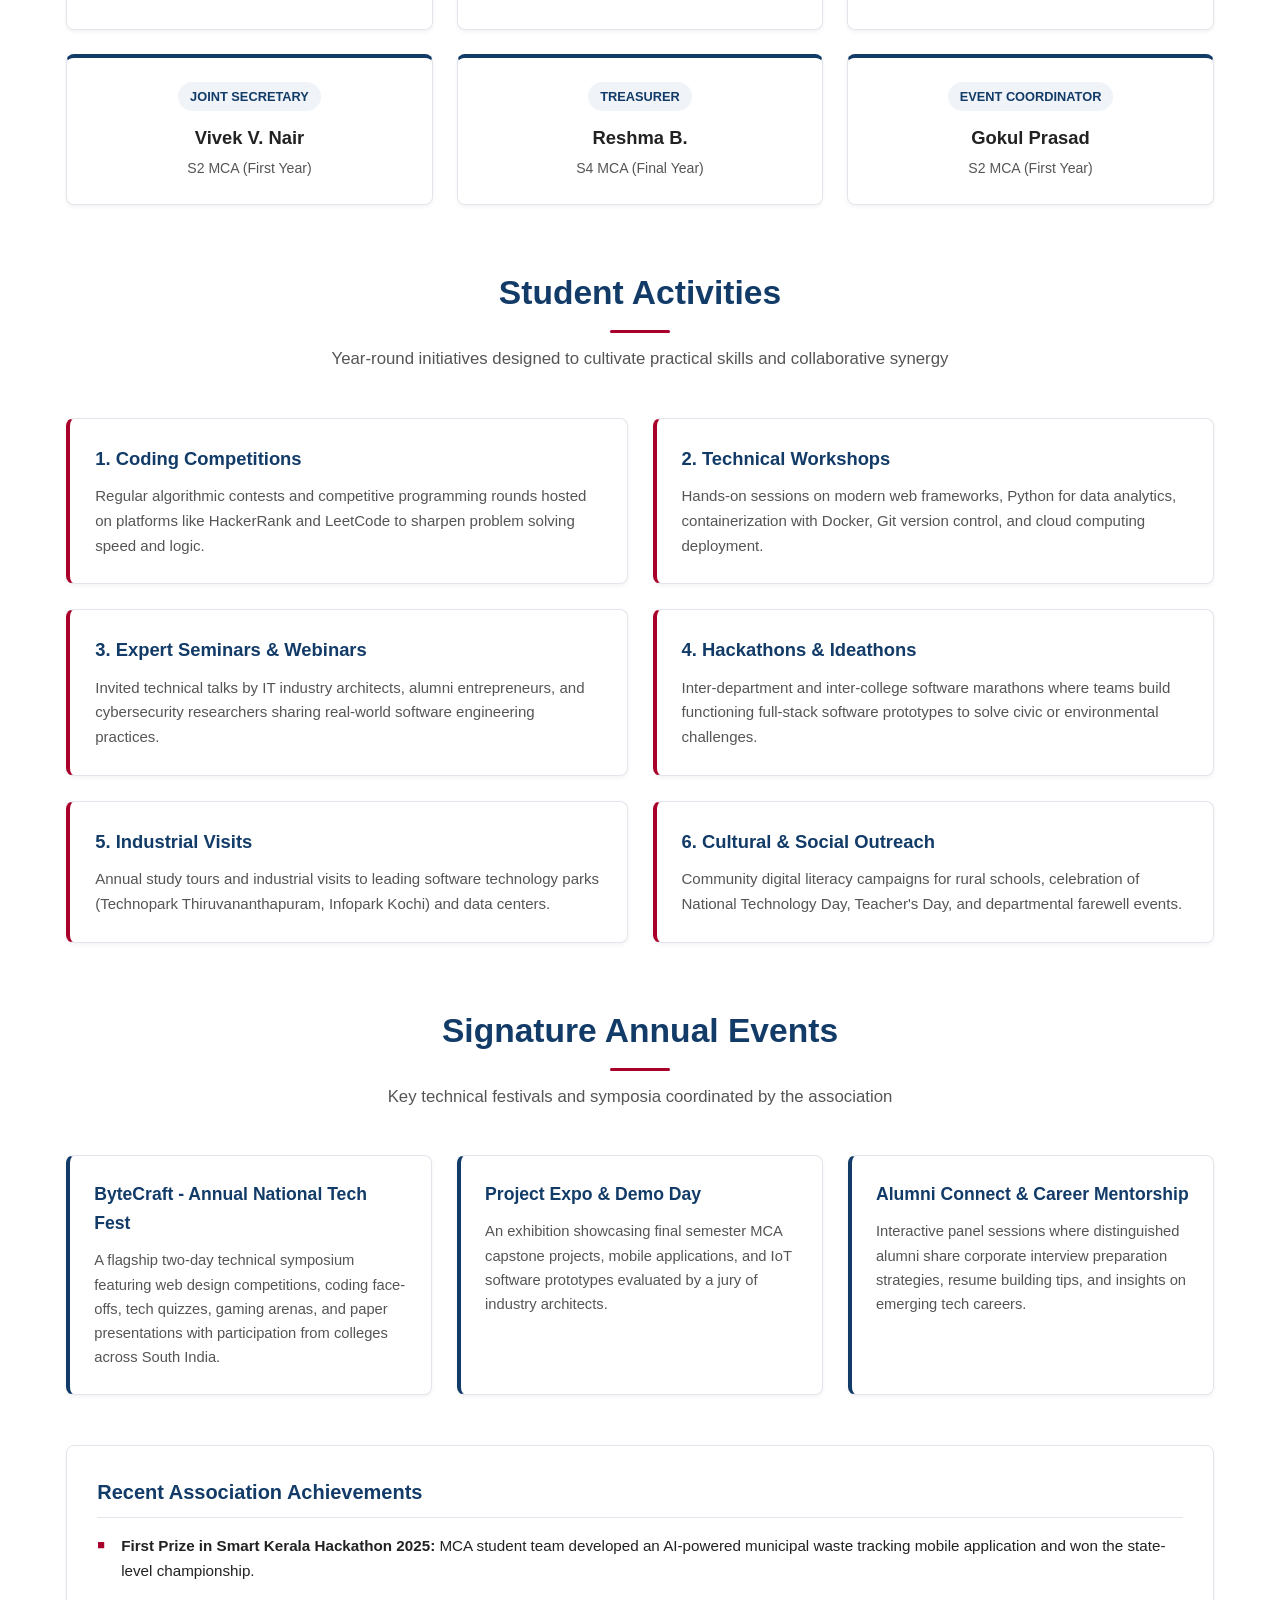
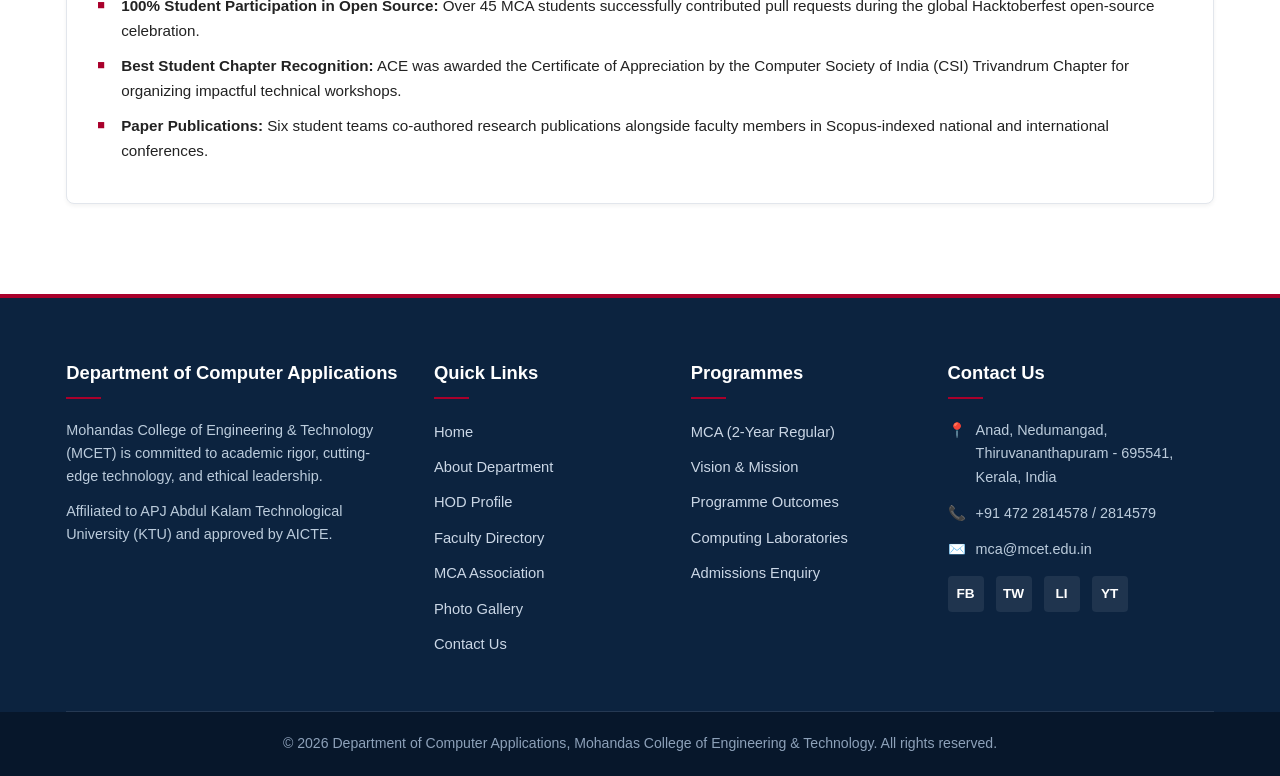
<file: association.html>
<!DOCTYPE html>
<html lang="en">
<head>
    <meta charset="UTF-8">
    <meta name="viewport" content="width=device-width, initial-scale=1.0">
    <title>MCA Association | Department of Computer Applications - MCET</title>
    <link rel="stylesheet" href="css/style.css">
</head>
<body>

    <!-- ======================================================================
         TOP UTILITY BAR
         ====================================================================== -->
    <header class="top-bar">
        <div class="container top-bar-content">
            <div class="top-info">
                <span>📞 Phone: +91 472 2814578 / 2814579</span>
                <span>✉️ Email: mca@mcet.edu.in</span>
                <span>📍 Anad, Nedumangad, Thiruvananthapuram, Kerala</span>
            </div>
            <div class="top-affiliations">
                <span>Affiliated to KTU | Approved by AICTE | NAAC Accredited</span>
            </div>
        </div>
    </header>

    <!-- ======================================================================
         MAIN NAVIGATION BAR
         ====================================================================== -->
    <header class="main-header">
        <div class="container nav-container">
            <div class="brand-wrapper">
                <div class="college-crest">MCET</div>
                <div class="brand-text">
                    <span class="college-title">Mohandas College of Engineering & Technology</span>
                    <span class="dept-title">Department of Computer Applications (MCA)</span>
                </div>
            </div>
            <nav class="main-nav">
                <ul>
                    <li><a href="index.html">Home</a></li>
                    <li><a href="about.html">About Department</a></li>
                    <li><a href="hod.html">HOD</a></li>
                    <li><a href="faculty.html">Faculty</a></li>
                    <li><a href="association.html" class="active">MCA Association</a></li>
                    <li><a href="gallery.html">Gallery</a></li>
                    <li><a href="contact.html">Contact</a></li>
                </ul>
            </nav>
        </div>
    </header>

    <!-- ======================================================================
         PAGE BANNER & BREADCRUMB
         ====================================================================== -->
    <div class="page-banner">
        <div class="container banner-content">
            <h1 class="banner-title">MCA Association</h1>
            <div class="breadcrumb">
                <a href="index.html">Home</a>
                <span>/</span>
                <strong>MCA Association (ACE)</strong>
            </div>
        </div>
    </div>

    <main class="section section-white">
        <div class="container">

            <!-- ==============================================================
                 1. ABOUT MCA ASSOCIATION
                 ============================================================== -->
            <div class="about-section-grid">
                <div>
                    <div class="section-header text-left">
                        <h2 class="section-title">About MCA Association</h2>
                    </div>
                    <p style="color: var(--text-muted); margin-bottom: 15px; font-size: 1.02rem;">
                        The <strong>Association of Computer Enthusiasts (ACE)</strong> is the vibrant student technical body of the 
                        Department of Computer Applications at MCET. Governed by elected student representatives under the mentorship 
                        of faculty advisors, ACE acts as a bridge between academic coursework and real-world technology developments.
                    </p>
                    <p style="color: var(--text-muted); margin-bottom: 15px; font-size: 1.02rem;">
                        The association provides a platform for MCA students to refine their software engineering capabilities, build teamwork 
                        and leadership skills, organize technical conventions, and engage in open-source and competitive programming communities.
                    </p>
                    <p style="color: var(--text-muted); font-size: 1.02rem;">
                        Throughout the academic year, ACE coordinates technical talks, peer-led coding sessions, hackathons, and industrial excursions 
                        to premier IT hubs across south India.
                    </p>
                </div>
                <div>
                    <img src="images/event2.jpg" alt="Association of Computer Enthusiasts Inaugural Ceremony" style="border-radius: 8px; box-shadow: var(--shadow-md);">
                </div>
            </div>

            <!-- ==============================================================
                 2. VISION & 3. MISSION
                 ============================================================== -->
            <div class="vision-mission-grid">
                <div class="card-vision">
                    <h3>Association Vision</h3>
                    <p style="color: var(--dark); font-size: 1.02rem; line-height: 1.7;">
                        "To nurture an inspiring student ecosystem that cultivates technological curiosity, collaborative problem solving, 
                        and professional leadership in computing."
                    </p>
                </div>
                <div class="card-mission">
                    <h3>Association Mission</h3>
                    <ul class="programme-list">
                        <li>To organize hands-on technical workshops on cutting-edge software paradigms.</li>
                        <li>To encourage peer-to-peer programming circles, hackathons, and open-source contributions.</li>
                        <li>To build leadership, public speaking, and event management abilities among postgraduate students.</li>
                        <li>To connect students with alumni and IT industry mentors through regular interaction sessions.</li>
                    </ul>
                </div>
            </div>

            <!-- ==============================================================
                 4. OFFICE BEARERS
                 ============================================================== -->
            <div class="section-header" style="margin-top: 50px;">
                <h2 class="section-title">Office Bearers (2025 - 2026)</h2>
                <p class="section-subtitle">Student leadership committee driving department activities and technical events</p>
            </div>
            <div class="office-bearers-grid">
                <!-- Staff Advisor -->
                <div class="bearer-card">
                    <span class="bearer-position">Faculty Advisor</span>
                    <h3 class="bearer-name">Prof. Meera Nair</h3>
                    <p class="bearer-class">Associate Professor, Dept. of Computer Applications</p>
                </div>

                <!-- Chairperson -->
                <div class="bearer-card">
                    <span class="bearer-position">Chairperson</span>
                    <h3 class="bearer-name">Kiran S. Kumar</h3>
                    <p class="bearer-class">S4 MCA (Final Year)</p>
                </div>

                <!-- Secretary -->
                <div class="bearer-card">
                    <span class="bearer-position">Secretary</span>
                    <h3 class="bearer-name">Anjali Ramesh</h3>
                    <p class="bearer-class">S4 MCA (Final Year)</p>
                </div>

                <!-- Joint Secretary -->
                <div class="bearer-card">
                    <span class="bearer-position">Joint Secretary</span>
                    <h3 class="bearer-name">Vivek V. Nair</h3>
                    <p class="bearer-class">S2 MCA (First Year)</p>
                </div>

                <!-- Treasurer -->
                <div class="bearer-card">
                    <span class="bearer-position">Treasurer</span>
                    <h3 class="bearer-name">Reshma B.</h3>
                    <p class="bearer-class">S4 MCA (Final Year)</p>
                </div>

                <!-- Event Coordinator -->
                <div class="bearer-card">
                    <span class="bearer-position">Event Coordinator</span>
                    <h3 class="bearer-name">Gokul Prasad</h3>
                    <p class="bearer-class">S2 MCA (First Year)</p>
                </div>
            </div>

            <!-- ==============================================================
                 5. STUDENT ACTIVITIES
                 ============================================================== -->
            <div class="section-header" style="margin-top: 60px;">
                <h2 class="section-title">Student Activities</h2>
                <p class="section-subtitle">Year-round initiatives designed to cultivate practical skills and collaborative synergy</p>
            </div>
            <div class="activities-list-grid">
                <div class="activity-box">
                    <h4>1. Coding Competitions</h4>
                    <p>Regular algorithmic contests and competitive programming rounds hosted on platforms like HackerRank and LeetCode to sharpen problem solving speed and logic.</p>
                </div>
                <div class="activity-box">
                    <h4>2. Technical Workshops</h4>
                    <p>Hands-on sessions on modern web frameworks, Python for data analytics, containerization with Docker, Git version control, and cloud computing deployment.</p>
                </div>
                <div class="activity-box">
                    <h4>3. Expert Seminars &amp; Webinars</h4>
                    <p>Invited technical talks by IT industry architects, alumni entrepreneurs, and cybersecurity researchers sharing real-world software engineering practices.</p>
                </div>
                <div class="activity-box">
                    <h4>4. Hackathons &amp; Ideathons</h4>
                    <p>Inter-department and inter-college software marathons where teams build functioning full-stack software prototypes to solve civic or environmental challenges.</p>
                </div>
                <div class="activity-box">
                    <h4>5. Industrial Visits</h4>
                    <p>Annual study tours and industrial visits to leading software technology parks (Technopark Thiruvananthapuram, Infopark Kochi) and data centers.</p>
                </div>
                <div class="activity-box">
                    <h4>6. Cultural &amp; Social Outreach</h4>
                    <p>Community digital literacy campaigns for rural schools, celebration of National Technology Day, Teacher's Day, and departmental farewell events.</p>
                </div>
            </div>

            <!-- ==============================================================
                 6. EVENTS
                 ============================================================== -->
            <div class="section-header" style="margin-top: 60px;">
                <h2 class="section-title">Signature Annual Events</h2>
                <p class="section-subtitle">Key technical festivals and symposia coordinated by the association</p>
            </div>
            <div class="facilities-grid">
                <div class="facility-card">
                    <h4>ByteCraft - Annual National Tech Fest</h4>
                    <p>A flagship two-day technical symposium featuring web design competitions, coding face-offs, tech quizzes, gaming arenas, and paper presentations with participation from colleges across South India.</p>
                </div>
                <div class="facility-card">
                    <h4>Project Expo &amp; Demo Day</h4>
                    <p>An exhibition showcasing final semester MCA capstone projects, mobile applications, and IoT software prototypes evaluated by a jury of industry architects.</p>
                </div>
                <div class="facility-card">
                    <h4>Alumni Connect &amp; Career Mentorship</h4>
                    <p>Interactive panel sessions where distinguished alumni share corporate interview preparation strategies, resume building tips, and insights on emerging tech careers.</p>
                </div>
            </div>

            <!-- ==============================================================
                 7. ACHIEVEMENTS
                 ============================================================== -->
            <div class="objectives-card" style="margin-top: 50px;">
                <h3>Recent Association Achievements</h3>
                <ul class="programme-list">
                    <li><strong>First Prize in Smart Kerala Hackathon 2025:</strong> MCA student team developed an AI-powered municipal waste tracking mobile application and won the state-level championship.</li>
                    <li><strong>100% Student Participation in Open Source:</strong> Over 45 MCA students successfully contributed pull requests during the global Hacktoberfest open-source celebration.</li>
                    <li><strong>Best Student Chapter Recognition:</strong> ACE was awarded the Certificate of Appreciation by the Computer Society of India (CSI) Trivandrum Chapter for organizing impactful technical workshops.</li>
                    <li><strong>Paper Publications:</strong> Six student teams co-authored research publications alongside faculty members in Scopus-indexed national and international conferences.</li>
                </ul>
            </div>

        </div>
    </main>

    <!-- ======================================================================
         INSTITUTIONAL FOOTER
         ====================================================================== -->
    <footer class="main-footer">
        <div class="container">
            <div class="footer-grid">
                <div class="footer-col">
                    <h4>Department of Computer Applications</h4>
                    <p>Mohandas College of Engineering & Technology (MCET) is committed to academic rigor, cutting-edge technology, and ethical leadership.</p>
                    <p>Affiliated to APJ Abdul Kalam Technological University (KTU) and approved by AICTE.</p>
                </div>

                <div class="footer-col">
                    <h4>Quick Links</h4>
                    <ul class="footer-links">
                        <li><a href="index.html">Home</a></li>
                        <li><a href="about.html">About Department</a></li>
                        <li><a href="hod.html">HOD Profile</a></li>
                        <li><a href="faculty.html">Faculty Directory</a></li>
                        <li><a href="association.html">MCA Association</a></li>
                        <li><a href="gallery.html">Photo Gallery</a></li>
                        <li><a href="contact.html">Contact Us</a></li>
                    </ul>
                </div>

                <div class="footer-col">
                    <h4>Programmes</h4>
                    <ul class="footer-links">
                        <li><a href="about.html">MCA (2-Year Regular)</a></li>
                        <li><a href="about.html">Vision & Mission</a></li>
                        <li><a href="about.html">Programme Outcomes</a></li>
                        <li><a href="about.html">Computing Laboratories</a></li>
                        <li><a href="contact.html">Admissions Enquiry</a></li>
                    </ul>
                </div>

                <div class="footer-col">
                    <h4>Contact Us</h4>
                    <div class="footer-contact-item">
                        <span class="icon">📍</span>
                        <span>Anad, Nedumangad, Thiruvananthapuram - 695541, Kerala, India</span>
                    </div>
                    <div class="footer-contact-item">
                        <span class="icon">📞</span>
                        <span>+91 472 2814578 / 2814579</span>
                    </div>
                    <div class="footer-contact-item">
                        <span class="icon">✉️</span>
                        <span>mca@mcet.edu.in</span>
                    </div>
                    <div class="footer-social">
                        <a href="https://facebook.com">FB</a>
                        <a href="https://twitter.com">TW</a>
                        <a href="https://linkedin.com">LI</a>
                        <a href="https://youtube.com">YT</a>
                    </div>
                </div>
            </div>
        </div>
        <div class="footer-bottom">
            <div class="container">
                <p>&copy; 2026 Department of Computer Applications, Mohandas College of Engineering & Technology. All rights reserved.</p>
            </div>
        </div>
    </footer>

</body>
</html>
</file>
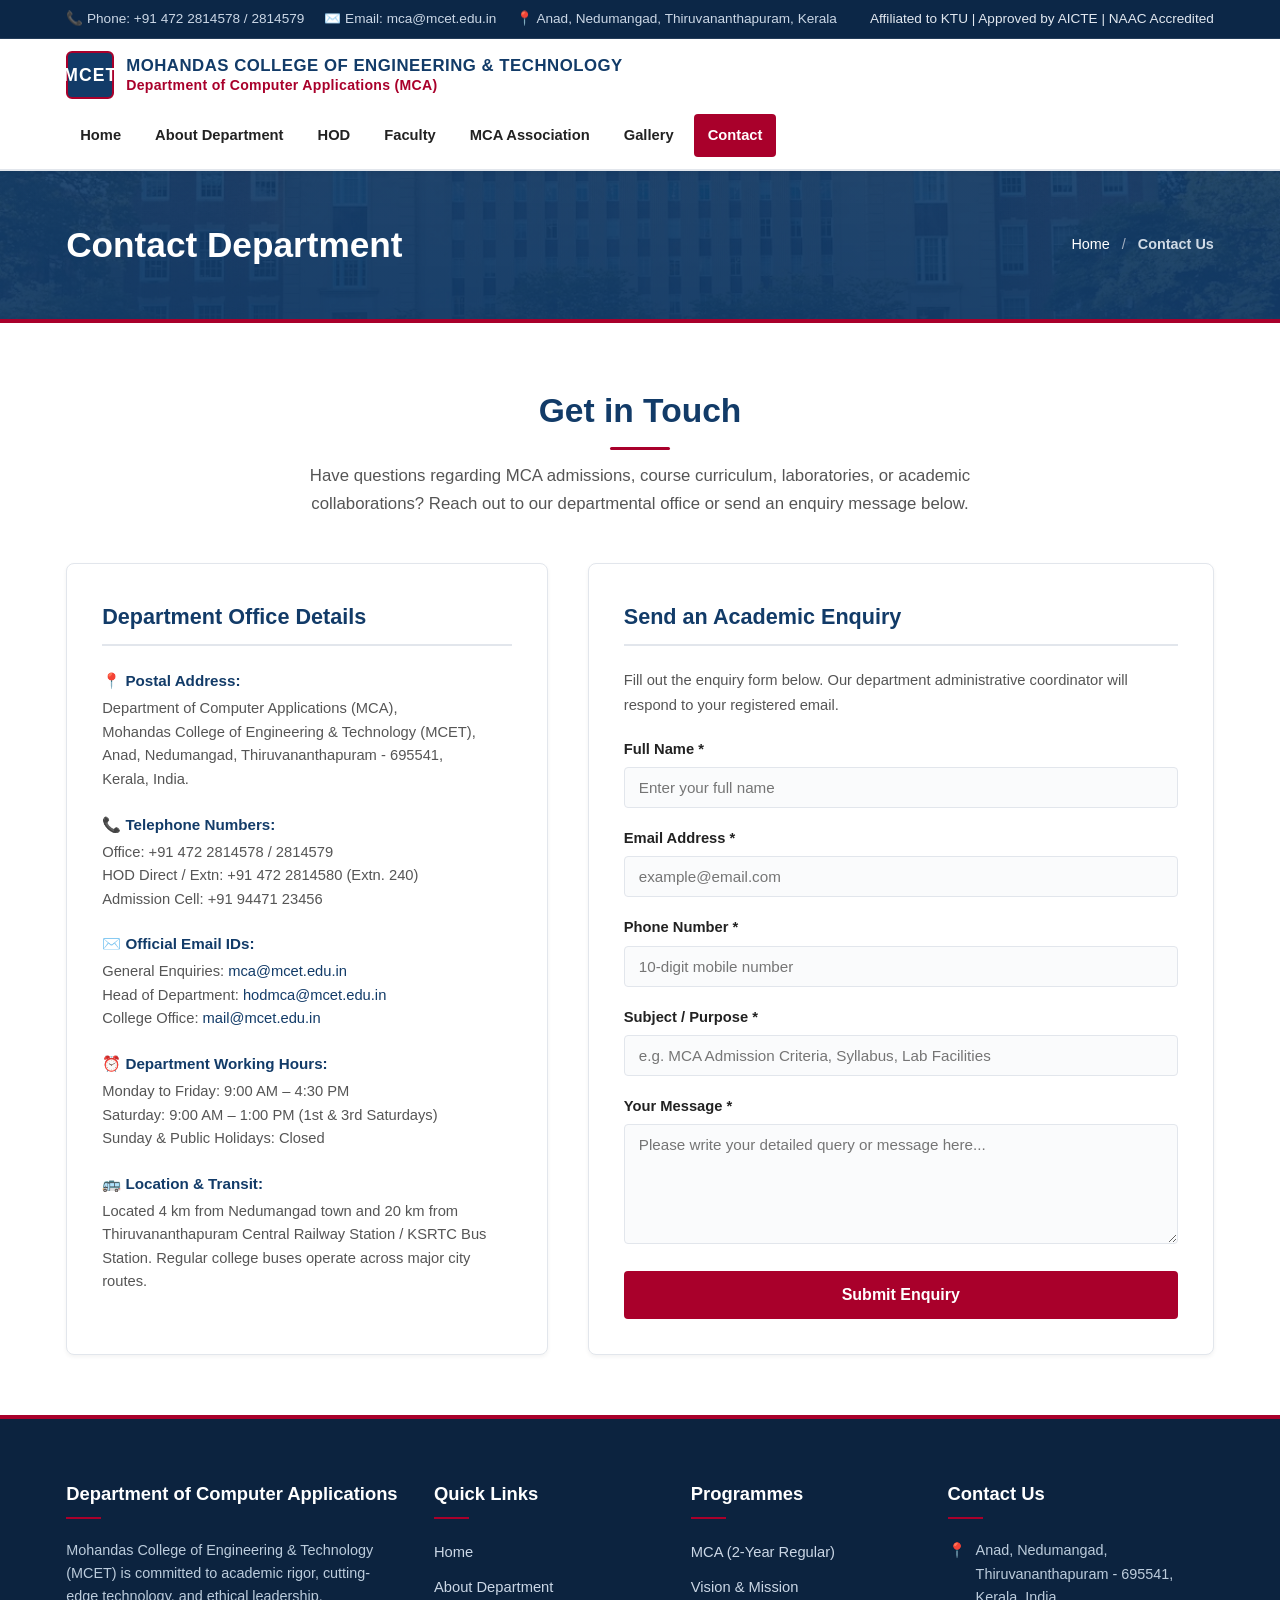
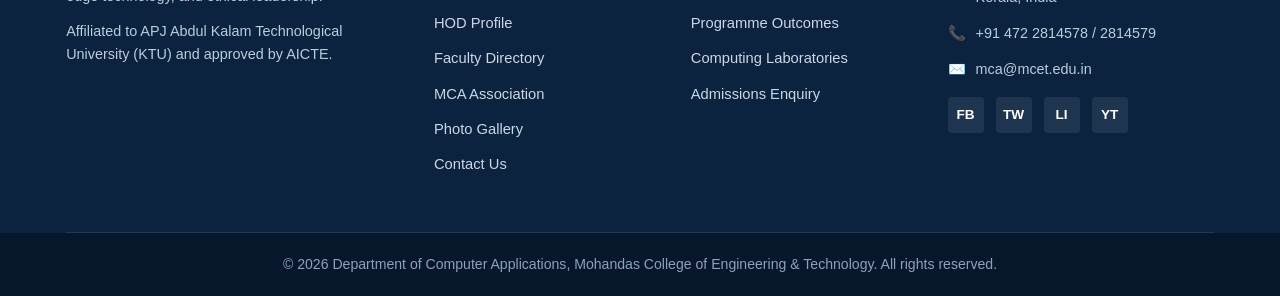
<file: contact.html>
<!DOCTYPE html>
<html lang="en">
<head>
    <meta charset="UTF-8">
    <meta name="viewport" content="width=device-width, initial-scale=1.0">
    <title>Contact Department | Department of Computer Applications - MCET</title>
    <link rel="stylesheet" href="css/style.css">
</head>
<body>

    <!-- ======================================================================
         TOP UTILITY BAR
         ====================================================================== -->
    <header class="top-bar">
        <div class="container top-bar-content">
            <div class="top-info">
                <span>📞 Phone: +91 472 2814578 / 2814579</span>
                <span>✉️ Email: mca@mcet.edu.in</span>
                <span>📍 Anad, Nedumangad, Thiruvananthapuram, Kerala</span>
            </div>
            <div class="top-affiliations">
                <span>Affiliated to KTU | Approved by AICTE | NAAC Accredited</span>
            </div>
        </div>
    </header>

    <!-- ======================================================================
         MAIN NAVIGATION BAR
         ====================================================================== -->
    <header class="main-header">
        <div class="container nav-container">
            <div class="brand-wrapper">
                <div class="college-crest">MCET</div>
                <div class="brand-text">
                    <span class="college-title">Mohandas College of Engineering & Technology</span>
                    <span class="dept-title">Department of Computer Applications (MCA)</span>
                </div>
            </div>
            <nav class="main-nav">
                <ul>
                    <li><a href="index.html">Home</a></li>
                    <li><a href="about.html">About Department</a></li>
                    <li><a href="hod.html">HOD</a></li>
                    <li><a href="faculty.html">Faculty</a></li>
                    <li><a href="association.html">MCA Association</a></li>
                    <li><a href="gallery.html">Gallery</a></li>
                    <li><a href="contact.html" class="active">Contact</a></li>
                </ul>
            </nav>
        </div>
    </header>

    <!-- ======================================================================
         PAGE BANNER & BREADCRUMB
         ====================================================================== -->
    <div class="page-banner">
        <div class="container banner-content">
            <h1 class="banner-title">Contact Department</h1>
            <div class="breadcrumb">
                <a href="index.html">Home</a>
                <span>/</span>
                <strong>Contact Us</strong>
            </div>
        </div>
    </div>

    <main class="section section-white">
        <div class="container">
            <div class="section-header">
                <h2 class="section-title">Get in Touch</h2>
                <p class="section-subtitle">
                    Have questions regarding MCA admissions, course curriculum, laboratories, or academic collaborations? 
                    Reach out to our departmental office or send an enquiry message below.
                </p>
            </div>

            <!-- ==============================================================
                 CONTACT DETAILS & FORM GRID
                 ============================================================== -->
            <div class="contact-grid">
                
                <!-- Contact Information Column -->
                <div class="contact-info-card">
                    <h3>Department Office Details</h3>

                    <div class="contact-item">
                        <strong>📍 Postal Address:</strong>
                        <p>
                            Department of Computer Applications (MCA),<br>
                            Mohandas College of Engineering &amp; Technology (MCET),<br>
                            Anad, Nedumangad, Thiruvananthapuram - 695541,<br>
                            Kerala, India.
                        </p>
                    </div>

                    <div class="contact-item">
                        <strong>📞 Telephone Numbers:</strong>
                        <p>
                            Office: +91 472 2814578 / 2814579<br>
                            HOD Direct / Extn: +91 472 2814580 (Extn. 240)<br>
                            Admission Cell: +91 94471 23456
                        </p>
                    </div>

                    <div class="contact-item">
                        <strong>✉️ Official Email IDs:</strong>
                        <p>
                            General Enquiries: <a href="mailto:mca@mcet.edu.in">mca@mcet.edu.in</a><br>
                            Head of Department: <a href="mailto:hodmca@mcet.edu.in">hodmca@mcet.edu.in</a><br>
                            College Office: <a href="mailto:mail@mcet.edu.in">mail@mcet.edu.in</a>
                        </p>
                    </div>

                    <div class="contact-item">
                        <strong>⏰ Department Working Hours:</strong>
                        <p>
                            Monday to Friday: 9:00 AM – 4:30 PM<br>
                            Saturday: 9:00 AM – 1:00 PM (1st &amp; 3rd Saturdays)<br>
                            Sunday &amp; Public Holidays: Closed
                        </p>
                    </div>

                    <div class="contact-item" style="margin-bottom: 0;">
                        <strong>🚌 Location &amp; Transit:</strong>
                        <p>
                            Located 4 km from Nedumangad town and 20 km from Thiruvananthapuram Central Railway Station / KSRTC Bus Station.
                            Regular college buses operate across major city routes.
                        </p>
                    </div>
                </div>

                <!-- Pure HTML Contact Form -->
                <div class="contact-form-card">
                    <h3>Send an Academic Enquiry</h3>
                    <p style="color: var(--text-muted); font-size: 0.92rem; margin-bottom: 20px;">
                        Fill out the enquiry form below. Our department administrative coordinator will respond to your registered email.
                    </p>

                    <form action="#" method="post">
                        <div class="form-group">
                            <label for="fullName" class="form-label">Full Name *</label>
                            <input type="text" id="fullName" name="fullName" class="form-control" placeholder="Enter your full name" required>
                        </div>

                        <div class="form-group">
                            <label for="emailAddress" class="form-label">Email Address *</label>
                            <input type="email" id="emailAddress" name="emailAddress" class="form-control" placeholder="example@email.com" required>
                        </div>

                        <div class="form-group">
                            <label for="phoneNumber" class="form-label">Phone Number *</label>
                            <input type="tel" id="phoneNumber" name="phoneNumber" class="form-control" placeholder="10-digit mobile number" required>
                        </div>

                        <div class="form-group">
                            <label for="subject" class="form-label">Subject / Purpose *</label>
                            <input type="text" id="subject" name="subject" class="form-control" placeholder="e.g. MCA Admission Criteria, Syllabus, Lab Facilities" required>
                        </div>

                        <div class="form-group">
                            <label for="message" class="form-label">Your Message *</label>
                            <textarea id="message" name="message" class="form-control" placeholder="Please write your detailed query or message here..." required></textarea>
                        </div>

                        <button type="submit" class="btn btn-primary" style="width: 100%; padding: 13px; font-size: 1rem;">
                            Submit Enquiry
                        </button>
                    </form>
                </div>

            </div>
        </div>
    </main>

    <!-- ======================================================================
         INSTITUTIONAL FOOTER
         ====================================================================== -->
    <footer class="main-footer">
        <div class="container">
            <div class="footer-grid">
                <div class="footer-col">
                    <h4>Department of Computer Applications</h4>
                    <p>Mohandas College of Engineering & Technology (MCET) is committed to academic rigor, cutting-edge technology, and ethical leadership.</p>
                    <p>Affiliated to APJ Abdul Kalam Technological University (KTU) and approved by AICTE.</p>
                </div>

                <div class="footer-col">
                    <h4>Quick Links</h4>
                    <ul class="footer-links">
                        <li><a href="index.html">Home</a></li>
                        <li><a href="about.html">About Department</a></li>
                        <li><a href="hod.html">HOD Profile</a></li>
                        <li><a href="faculty.html">Faculty Directory</a></li>
                        <li><a href="association.html">MCA Association</a></li>
                        <li><a href="gallery.html">Photo Gallery</a></li>
                        <li><a href="contact.html">Contact Us</a></li>
                    </ul>
                </div>

                <div class="footer-col">
                    <h4>Programmes</h4>
                    <ul class="footer-links">
                        <li><a href="about.html">MCA (2-Year Regular)</a></li>
                        <li><a href="about.html">Vision & Mission</a></li>
                        <li><a href="about.html">Programme Outcomes</a></li>
                        <li><a href="about.html">Computing Laboratories</a></li>
                        <li><a href="contact.html">Admissions Enquiry</a></li>
                    </ul>
                </div>

                <div class="footer-col">
                    <h4>Contact Us</h4>
                    <div class="footer-contact-item">
                        <span class="icon">📍</span>
                        <span>Anad, Nedumangad, Thiruvananthapuram - 695541, Kerala, India</span>
                    </div>
                    <div class="footer-contact-item">
                        <span class="icon">📞</span>
                        <span>+91 472 2814578 / 2814579</span>
                    </div>
                    <div class="footer-contact-item">
                        <span class="icon">✉️</span>
                        <span>mca@mcet.edu.in</span>
                    </div>
                    <div class="footer-social">
                        <a href="https://facebook.com">FB</a>
                        <a href="https://twitter.com">TW</a>
                        <a href="https://linkedin.com">LI</a>
                        <a href="https://youtube.com">YT</a>
                    </div>
                </div>
            </div>
        </div>
        <div class="footer-bottom">
            <div class="container">
                <p>&copy; 2026 Department of Computer Applications, Mohandas College of Engineering & Technology. All rights reserved.</p>
            </div>
        </div>
    </footer>

</body>
</html>
</file>
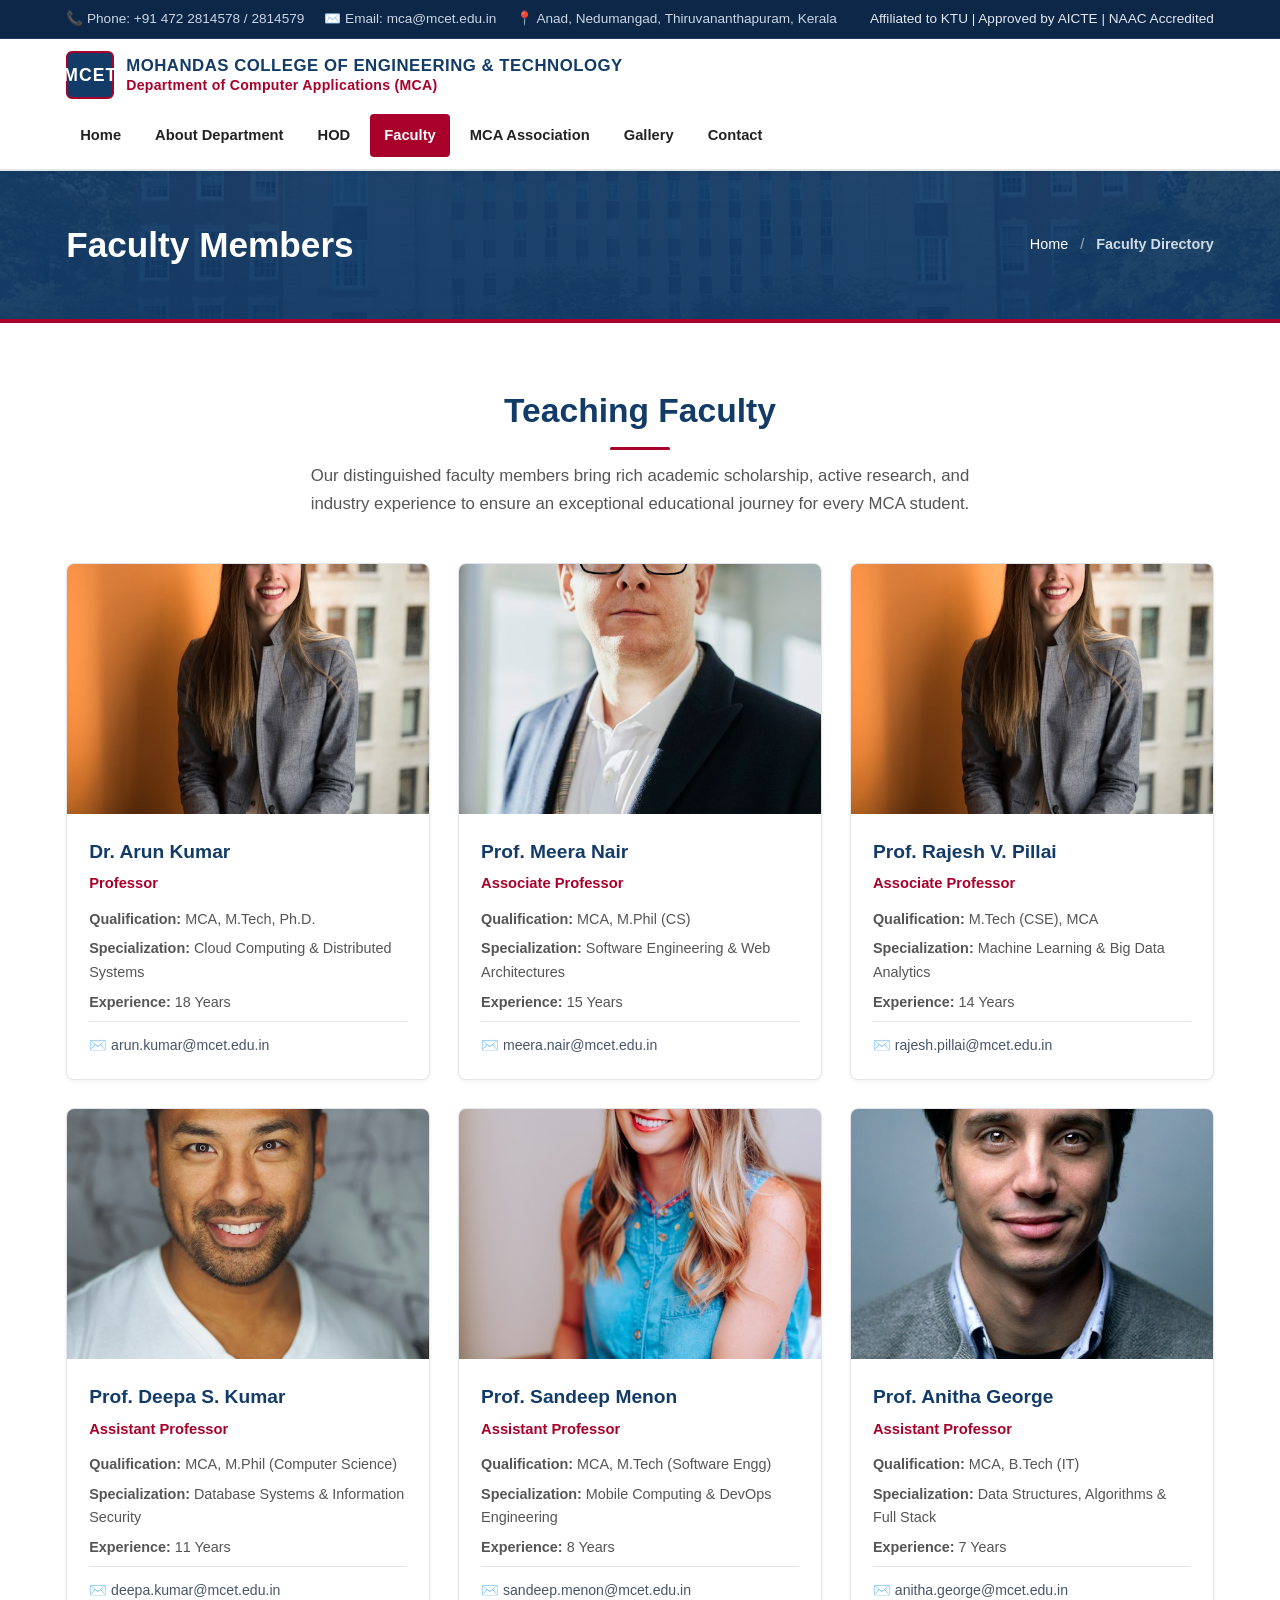
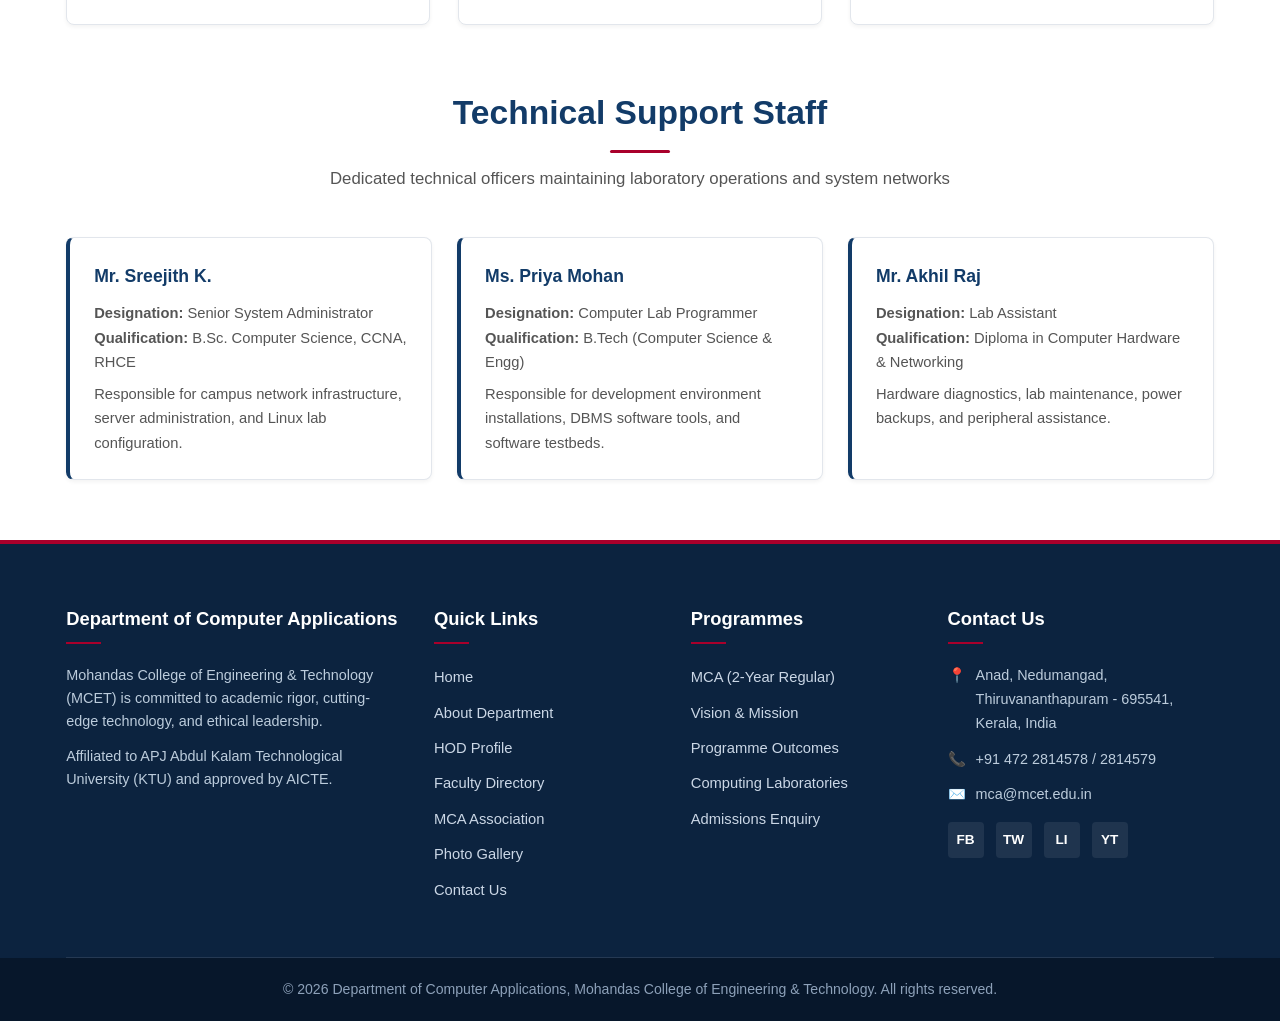
<file: faculty.html>
<!DOCTYPE html>
<html lang="en">
<head>
    <meta charset="UTF-8">
    <meta name="viewport" content="width=device-width, initial-scale=1.0">
    <title>Faculty Members | Department of Computer Applications - MCET</title>
    <link rel="stylesheet" href="css/style.css">
</head>
<body>

    <!-- ======================================================================
         TOP UTILITY BAR
         ====================================================================== -->
    <header class="top-bar">
        <div class="container top-bar-content">
            <div class="top-info">
                <span>📞 Phone: +91 472 2814578 / 2814579</span>
                <span>✉️ Email: mca@mcet.edu.in</span>
                <span>📍 Anad, Nedumangad, Thiruvananthapuram, Kerala</span>
            </div>
            <div class="top-affiliations">
                <span>Affiliated to KTU | Approved by AICTE | NAAC Accredited</span>
            </div>
        </div>
    </header>

    <!-- ======================================================================
         MAIN NAVIGATION BAR
         ====================================================================== -->
    <header class="main-header">
        <div class="container nav-container">
            <div class="brand-wrapper">
                <div class="college-crest">MCET</div>
                <div class="brand-text">
                    <span class="college-title">Mohandas College of Engineering & Technology</span>
                    <span class="dept-title">Department of Computer Applications (MCA)</span>
                </div>
            </div>
            <nav class="main-nav">
                <ul>
                    <li><a href="index.html">Home</a></li>
                    <li><a href="about.html">About Department</a></li>
                    <li><a href="hod.html">HOD</a></li>
                    <li><a href="faculty.html" class="active">Faculty</a></li>
                    <li><a href="association.html">MCA Association</a></li>
                    <li><a href="gallery.html">Gallery</a></li>
                    <li><a href="contact.html">Contact</a></li>
                </ul>
            </nav>
        </div>
    </header>

    <!-- ======================================================================
         PAGE BANNER & BREADCRUMB
         ====================================================================== -->
    <div class="page-banner">
        <div class="container banner-content">
            <h1 class="banner-title">Faculty Members</h1>
            <div class="breadcrumb">
                <a href="index.html">Home</a>
                <span>/</span>
                <strong>Faculty Directory</strong>
            </div>
        </div>
    </div>

    <main class="section section-white">
        <div class="container">
            <div class="section-header">
                <h2 class="section-title">Teaching Faculty</h2>
                <p class="section-subtitle">
                    Our distinguished faculty members bring rich academic scholarship, active research, and industry experience 
                    to ensure an exceptional educational journey for every MCA student.
                </p>
            </div>

            <!-- ==============================================================
                 FACULTY CARDS GRID
                 ============================================================== -->
            <div class="faculty-grid">
                <!-- Faculty Card 1 -->
                <div class="faculty-card">
                    <div class="faculty-photo-box">
                        <img src="images/faculty1.jpg" alt="Photograph of Dr. Arun Kumar">
                    </div>
                    <div class="faculty-card-body">
                        <h3 class="faculty-name">Dr. Arun Kumar</h3>
                        <p class="faculty-role">Professor</p>
                        <p class="faculty-spec"><strong>Qualification:</strong> MCA, M.Tech, Ph.D.</p>
                        <p class="faculty-spec"><strong>Specialization:</strong> Cloud Computing &amp; Distributed Systems</p>
                        <p class="faculty-spec"><strong>Experience:</strong> 18 Years</p>
                        <p class="faculty-email">✉️ arun.kumar@mcet.edu.in</p>
                    </div>
                </div>

                <!-- Faculty Card 2 -->
                <div class="faculty-card">
                    <div class="faculty-photo-box">
                        <img src="images/faculty2.jpg" alt="Photograph of Prof. Meera Nair">
                    </div>
                    <div class="faculty-card-body">
                        <h3 class="faculty-name">Prof. Meera Nair</h3>
                        <p class="faculty-role">Associate Professor</p>
                        <p class="faculty-spec"><strong>Qualification:</strong> MCA, M.Phil (CS)</p>
                        <p class="faculty-spec"><strong>Specialization:</strong> Software Engineering &amp; Web Architectures</p>
                        <p class="faculty-spec"><strong>Experience:</strong> 15 Years</p>
                        <p class="faculty-email">✉️ meera.nair@mcet.edu.in</p>
                    </div>
                </div>

                <!-- Faculty Card 3 -->
                <div class="faculty-card">
                    <div class="faculty-photo-box">
                        <img src="images/faculty3.jpg" alt="Photograph of Prof. Rajesh V. Pillai">
                    </div>
                    <div class="faculty-card-body">
                        <h3 class="faculty-name">Prof. Rajesh V. Pillai</h3>
                        <p class="faculty-role">Associate Professor</p>
                        <p class="faculty-spec"><strong>Qualification:</strong> M.Tech (CSE), MCA</p>
                        <p class="faculty-spec"><strong>Specialization:</strong> Machine Learning &amp; Big Data Analytics</p>
                        <p class="faculty-spec"><strong>Experience:</strong> 14 Years</p>
                        <p class="faculty-email">✉️ rajesh.pillai@mcet.edu.in</p>
                    </div>
                </div>

                <!-- Faculty Card 4 -->
                <div class="faculty-card">
                    <div class="faculty-photo-box">
                        <img src="images/faculty4.jpg" alt="Photograph of Prof. Deepa S. Kumar">
                    </div>
                    <div class="faculty-card-body">
                        <h3 class="faculty-name">Prof. Deepa S. Kumar</h3>
                        <p class="faculty-role">Assistant Professor</p>
                        <p class="faculty-spec"><strong>Qualification:</strong> MCA, M.Phil (Computer Science)</p>
                        <p class="faculty-spec"><strong>Specialization:</strong> Database Systems &amp; Information Security</p>
                        <p class="faculty-spec"><strong>Experience:</strong> 11 Years</p>
                        <p class="faculty-email">✉️ deepa.kumar@mcet.edu.in</p>
                    </div>
                </div>

                <!-- Faculty Card 5 -->
                <div class="faculty-card">
                    <div class="faculty-photo-box">
                        <img src="images/faculty5.jpg" alt="Photograph of Prof. Sandeep Menon">
                    </div>
                    <div class="faculty-card-body">
                        <h3 class="faculty-name">Prof. Sandeep Menon</h3>
                        <p class="faculty-role">Assistant Professor</p>
                        <p class="faculty-spec"><strong>Qualification:</strong> MCA, M.Tech (Software Engg)</p>
                        <p class="faculty-spec"><strong>Specialization:</strong> Mobile Computing &amp; DevOps Engineering</p>
                        <p class="faculty-spec"><strong>Experience:</strong> 8 Years</p>
                        <p class="faculty-email">✉️ sandeep.menon@mcet.edu.in</p>
                    </div>
                </div>

                <!-- Faculty Card 6 -->
                <div class="faculty-card">
                    <div class="faculty-photo-box">
                        <img src="images/faculty6.jpg" alt="Photograph of Prof. Anitha George">
                    </div>
                    <div class="faculty-card-body">
                        <h3 class="faculty-name">Prof. Anitha George</h3>
                        <p class="faculty-role">Assistant Professor</p>
                        <p class="faculty-spec"><strong>Qualification:</strong> MCA, B.Tech (IT)</p>
                        <p class="faculty-spec"><strong>Specialization:</strong> Data Structures, Algorithms &amp; Full Stack</p>
                        <p class="faculty-spec"><strong>Experience:</strong> 7 Years</p>
                        <p class="faculty-email">✉️ anitha.george@mcet.edu.in</p>
                    </div>
                </div>
            </div>

            <!-- Technical & Laboratory Staff Section -->
            <div class="section-header" style="margin-top: 60px;">
                <h2 class="section-title">Technical Support Staff</h2>
                <p class="section-subtitle">Dedicated technical officers maintaining laboratory operations and system networks</p>
            </div>
            <div class="facilities-grid">
                <div class="facility-card">
                    <h4>Mr. Sreejith K.</h4>
                    <p><strong>Designation:</strong> Senior System Administrator</p>
                    <p><strong>Qualification:</strong> B.Sc. Computer Science, CCNA, RHCE</p>
                    <p style="margin-top: 8px;">Responsible for campus network infrastructure, server administration, and Linux lab configuration.</p>
                </div>
                <div class="facility-card">
                    <h4>Ms. Priya Mohan</h4>
                    <p><strong>Designation:</strong> Computer Lab Programmer</p>
                    <p><strong>Qualification:</strong> B.Tech (Computer Science &amp; Engg)</p>
                    <p style="margin-top: 8px;">Responsible for development environment installations, DBMS software tools, and software testbeds.</p>
                </div>
                <div class="facility-card">
                    <h4>Mr. Akhil Raj</h4>
                    <p><strong>Designation:</strong> Lab Assistant</p>
                    <p><strong>Qualification:</strong> Diploma in Computer Hardware &amp; Networking</p>
                    <p style="margin-top: 8px;">Hardware diagnostics, lab maintenance, power backups, and peripheral assistance.</p>
                </div>
            </div>

        </div>
    </main>

    <!-- ======================================================================
         INSTITUTIONAL FOOTER
         ====================================================================== -->
    <footer class="main-footer">
        <div class="container">
            <div class="footer-grid">
                <div class="footer-col">
                    <h4>Department of Computer Applications</h4>
                    <p>Mohandas College of Engineering & Technology (MCET) is committed to academic rigor, cutting-edge technology, and ethical leadership.</p>
                    <p>Affiliated to APJ Abdul Kalam Technological University (KTU) and approved by AICTE.</p>
                </div>

                <div class="footer-col">
                    <h4>Quick Links</h4>
                    <ul class="footer-links">
                        <li><a href="index.html">Home</a></li>
                        <li><a href="about.html">About Department</a></li>
                        <li><a href="hod.html">HOD Profile</a></li>
                        <li><a href="faculty.html">Faculty Directory</a></li>
                        <li><a href="association.html">MCA Association</a></li>
                        <li><a href="gallery.html">Photo Gallery</a></li>
                        <li><a href="contact.html">Contact Us</a></li>
                    </ul>
                </div>

                <div class="footer-col">
                    <h4>Programmes</h4>
                    <ul class="footer-links">
                        <li><a href="about.html">MCA (2-Year Regular)</a></li>
                        <li><a href="about.html">Vision & Mission</a></li>
                        <li><a href="about.html">Programme Outcomes</a></li>
                        <li><a href="about.html">Computing Laboratories</a></li>
                        <li><a href="contact.html">Admissions Enquiry</a></li>
                    </ul>
                </div>

                <div class="footer-col">
                    <h4>Contact Us</h4>
                    <div class="footer-contact-item">
                        <span class="icon">📍</span>
                        <span>Anad, Nedumangad, Thiruvananthapuram - 695541, Kerala, India</span>
                    </div>
                    <div class="footer-contact-item">
                        <span class="icon">📞</span>
                        <span>+91 472 2814578 / 2814579</span>
                    </div>
                    <div class="footer-contact-item">
                        <span class="icon">✉️</span>
                        <span>mca@mcet.edu.in</span>
                    </div>
                    <div class="footer-social">
                        <a href="https://facebook.com">FB</a>
                        <a href="https://twitter.com">TW</a>
                        <a href="https://linkedin.com">LI</a>
                        <a href="https://youtube.com">YT</a>
                    </div>
                </div>
            </div>
        </div>
        <div class="footer-bottom">
            <div class="container">
                <p>&copy; 2026 Department of Computer Applications, Mohandas College of Engineering & Technology. All rights reserved.</p>
            </div>
        </div>
    </footer>

</body>
</html>
</file>
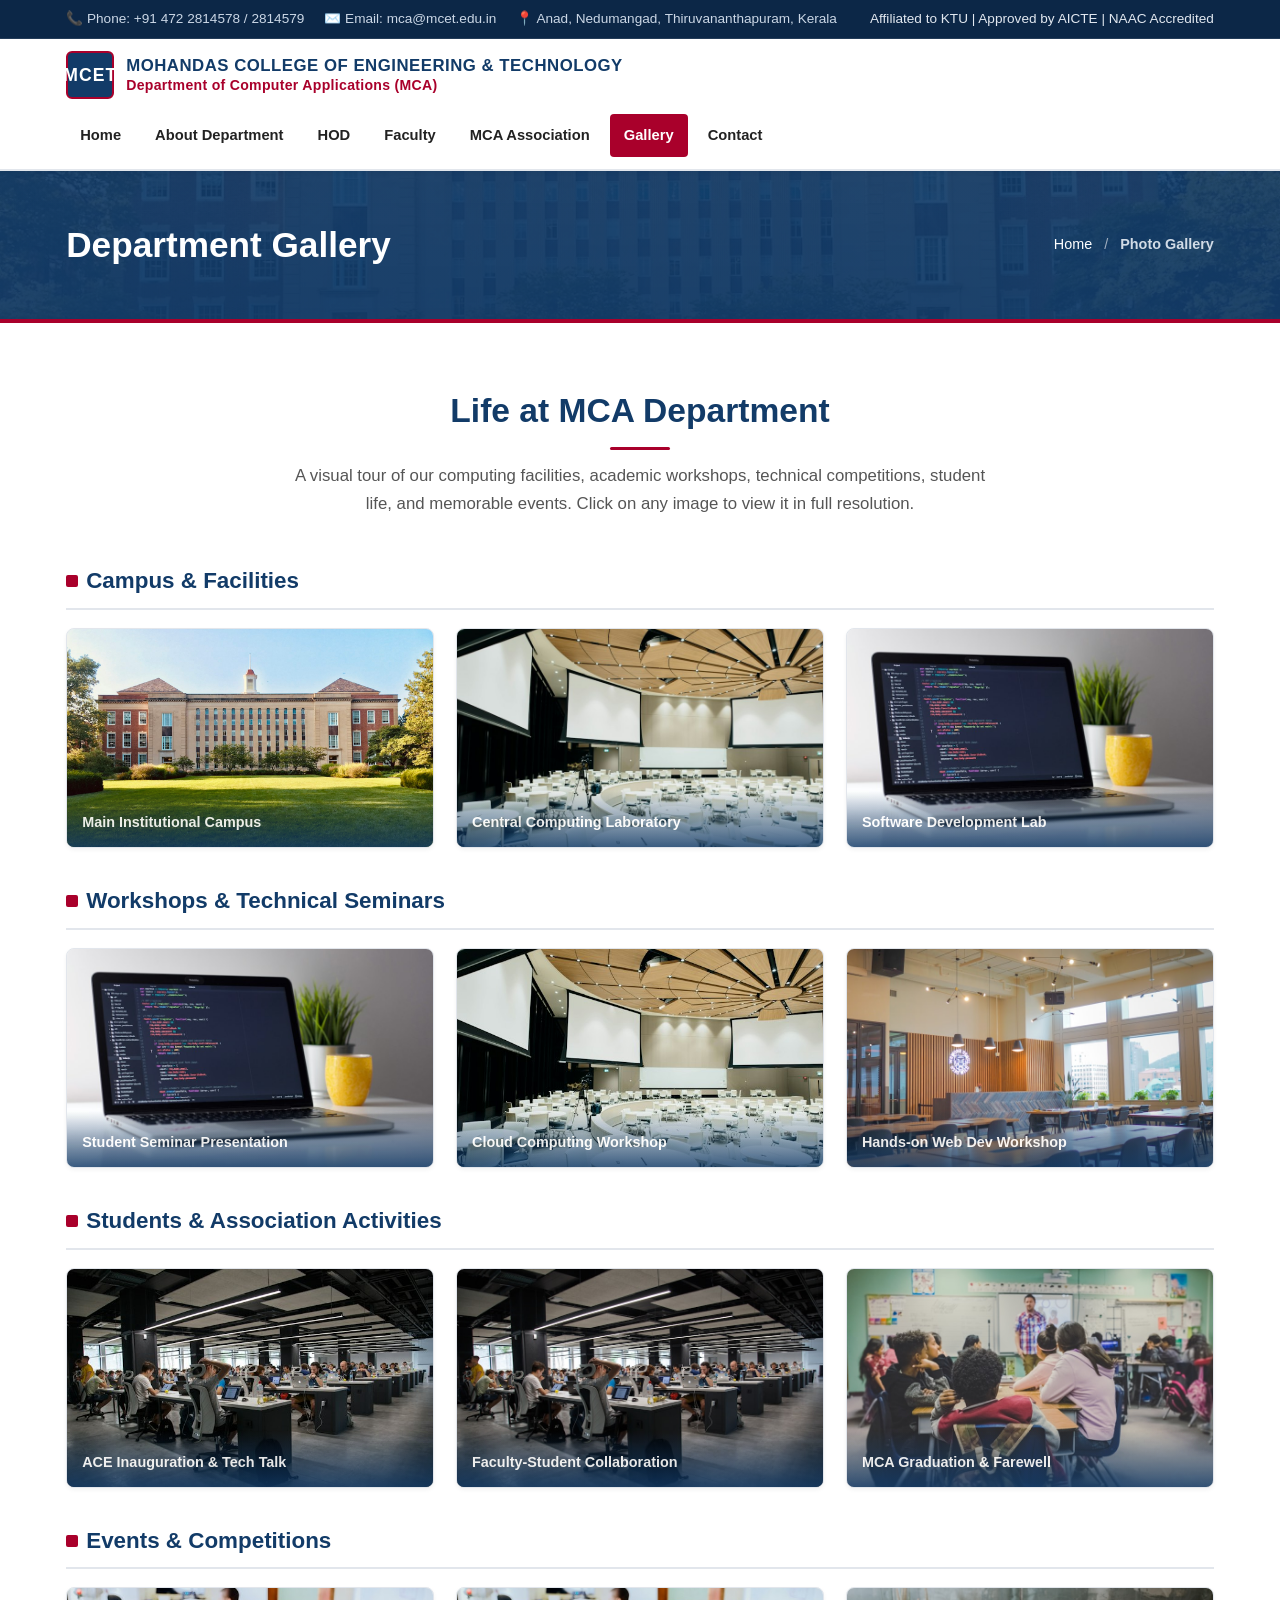
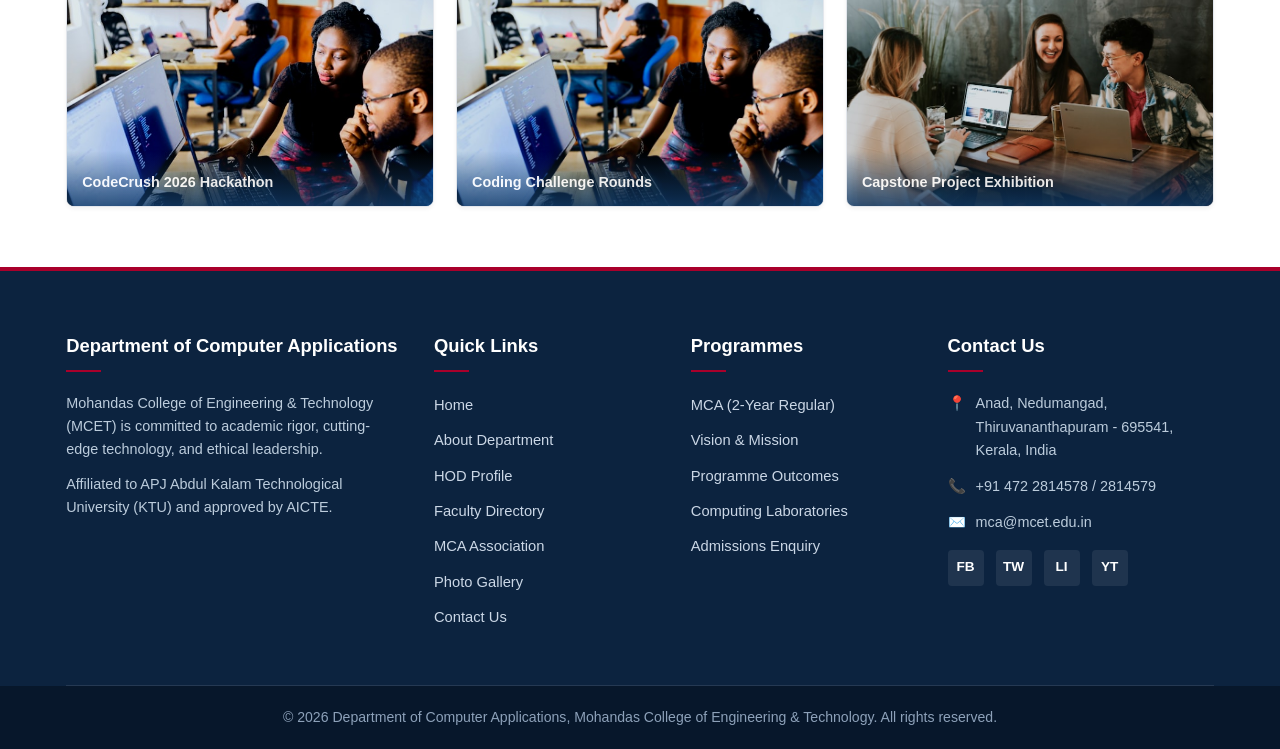
<file: gallery.html>
<!DOCTYPE html>
<html lang="en">
<head>
    <meta charset="UTF-8">
    <meta name="viewport" content="width=device-width, initial-scale=1.0">
    <title>Department Gallery | Department of Computer Applications - MCET</title>
    <link rel="stylesheet" href="css/style.css">
</head>
<body>

    <!-- ======================================================================
         TOP UTILITY BAR
         ====================================================================== -->
    <header class="top-bar">
        <div class="container top-bar-content">
            <div class="top-info">
                <span>📞 Phone: +91 472 2814578 / 2814579</span>
                <span>✉️ Email: mca@mcet.edu.in</span>
                <span>📍 Anad, Nedumangad, Thiruvananthapuram, Kerala</span>
            </div>
            <div class="top-affiliations">
                <span>Affiliated to KTU | Approved by AICTE | NAAC Accredited</span>
            </div>
        </div>
    </header>

    <!-- ======================================================================
         MAIN NAVIGATION BAR
         ====================================================================== -->
    <header class="main-header">
        <div class="container nav-container">
            <div class="brand-wrapper">
                <div class="college-crest">MCET</div>
                <div class="brand-text">
                    <span class="college-title">Mohandas College of Engineering & Technology</span>
                    <span class="dept-title">Department of Computer Applications (MCA)</span>
                </div>
            </div>
            <nav class="main-nav">
                <ul>
                    <li><a href="index.html">Home</a></li>
                    <li><a href="about.html">About Department</a></li>
                    <li><a href="hod.html">HOD</a></li>
                    <li><a href="faculty.html">Faculty</a></li>
                    <li><a href="association.html">MCA Association</a></li>
                    <li><a href="gallery.html" class="active">Gallery</a></li>
                    <li><a href="contact.html">Contact</a></li>
                </ul>
            </nav>
        </div>
    </header>

    <!-- ======================================================================
         PAGE BANNER & BREADCRUMB
         ====================================================================== -->
    <div class="page-banner">
        <div class="container banner-content">
            <h1 class="banner-title">Department Gallery</h1>
            <div class="breadcrumb">
                <a href="index.html">Home</a>
                <span>/</span>
                <strong>Photo Gallery</strong>
            </div>
        </div>
    </div>

    <main class="section section-white">
        <div class="container">
            <div class="section-header">
                <h2 class="section-title">Life at MCA Department</h2>
                <p class="section-subtitle">
                    A visual tour of our computing facilities, academic workshops, technical competitions, student life, and memorable events.
                    Click on any image to view it in full resolution.
                </p>
            </div>

            <!-- ==============================================================
                 CATEGORY 1: CAMPUS & FACILITIES
                 ============================================================== -->
            <h3 class="gallery-category-title">Campus &amp; Facilities</h3>
            <div class="gallery-grid">
                <div class="gallery-item">
                    <a href="images/campus.jpg" target="_blank">
                        <img src="images/campus.jpg" alt="MCET Campus Panorama">
                        <div class="gallery-overlay">Main Institutional Campus</div>
                    </a>
                </div>
                <div class="gallery-item">
                    <a href="images/gallery/gallery1.jpg" target="_blank">
                        <img src="images/gallery/gallery1.jpg" alt="Central MCA Computing Laboratory">
                        <div class="gallery-overlay">Central Computing Laboratory</div>
                    </a>
                </div>
                <div class="gallery-item">
                    <a href="images/department.jpg" target="_blank">
                        <img src="images/department.jpg" alt="Software Development Lab">
                        <div class="gallery-overlay">Software Development Lab</div>
                    </a>
                </div>
            </div>

            <!-- ==============================================================
                 CATEGORY 2: WORKSHOPS & TECHNICAL SEMINARS
                 ============================================================== -->
            <h3 class="gallery-category-title">Workshops &amp; Technical Seminars</h3>
            <div class="gallery-grid">
                <div class="gallery-item">
                    <a href="images/gallery/gallery2.jpg" target="_blank">
                        <img src="images/gallery/gallery2.jpg" alt="Technical Seminar Presentation">
                        <div class="gallery-overlay">Student Seminar Presentation</div>
                    </a>
                </div>
                <div class="gallery-item">
                    <a href="images/event1.jpg" target="_blank">
                        <img src="images/event1.jpg" alt="Cloud Computing & Docker Workshop">
                        <div class="gallery-overlay">Cloud Computing Workshop</div>
                    </a>
                </div>
                <div class="gallery-item">
                    <a href="images/gallery/gallery5.jpg" target="_blank">
                        <img src="images/gallery/gallery5.jpg" alt="Web Development Coding Session">
                        <div class="gallery-overlay">Hands-on Web Dev Workshop</div>
                    </a>
                </div>
            </div>

            <!-- ==============================================================
                 CATEGORY 3: STUDENTS & ASSOCIATION (ACE)
                 ============================================================== -->
            <h3 class="gallery-category-title">Students &amp; Association Activities</h3>
            <div class="gallery-grid">
                <div class="gallery-item">
                    <a href="images/event2.jpg" target="_blank">
                        <img src="images/event2.jpg" alt="ACE Association Inauguration">
                        <div class="gallery-overlay">ACE Inauguration &amp; Tech Talk</div>
                    </a>
                </div>
                <div class="gallery-item">
                    <a href="images/gallery/gallery3.jpg" target="_blank">
                        <img src="images/gallery/gallery3.jpg" alt="Faculty Mentoring Session">
                        <div class="gallery-overlay">Faculty-Student Collaboration</div>
                    </a>
                </div>
                <div class="gallery-item">
                    <a href="images/gallery/gallery6.jpg" target="_blank">
                        <img src="images/gallery/gallery6.jpg" alt="Graduation Day Celebrations">
                        <div class="gallery-overlay">MCA Graduation &amp; Farewell</div>
                    </a>
                </div>
            </div>

            <!-- ==============================================================
                 CATEGORY 4: EVENTS & ACHIEVEMENTS
                 ============================================================== -->
            <h3 class="gallery-category-title">Events &amp; Competitions</h3>
            <div class="gallery-grid">
                <div class="gallery-item">
                    <a href="images/event3.jpg" target="_blank">
                        <img src="images/event3.jpg" alt="CodeCrush Hackathon">
                        <div class="gallery-overlay">CodeCrush 2026 Hackathon</div>
                    </a>
                </div>
                <div class="gallery-item">
                    <a href="images/gallery/gallery4.jpg" target="_blank">
                        <img src="images/gallery/gallery4.jpg" alt="Competitive Coding Championship">
                        <div class="gallery-overlay">Coding Challenge Rounds</div>
                    </a>
                </div>
                <div class="gallery-item">
                    <a href="images/gallery/gallery7.jpg" target="_blank">
                        <img src="images/gallery/gallery7.jpg" alt="Project Exhibition Awards">
                        <div class="gallery-overlay">Capstone Project Exhibition</div>
                    </a>
                </div>
            </div>

        </div>
    </main>

    <!-- ======================================================================
         INSTITUTIONAL FOOTER
         ====================================================================== -->
    <footer class="main-footer">
        <div class="container">
            <div class="footer-grid">
                <div class="footer-col">
                    <h4>Department of Computer Applications</h4>
                    <p>Mohandas College of Engineering & Technology (MCET) is committed to academic rigor, cutting-edge technology, and ethical leadership.</p>
                    <p>Affiliated to APJ Abdul Kalam Technological University (KTU) and approved by AICTE.</p>
                </div>

                <div class="footer-col">
                    <h4>Quick Links</h4>
                    <ul class="footer-links">
                        <li><a href="index.html">Home</a></li>
                        <li><a href="about.html">About Department</a></li>
                        <li><a href="hod.html">HOD Profile</a></li>
                        <li><a href="faculty.html">Faculty Directory</a></li>
                        <li><a href="association.html">MCA Association</a></li>
                        <li><a href="gallery.html">Photo Gallery</a></li>
                        <li><a href="contact.html">Contact Us</a></li>
                    </ul>
                </div>

                <div class="footer-col">
                    <h4>Programmes</h4>
                    <ul class="footer-links">
                        <li><a href="about.html">MCA (2-Year Regular)</a></li>
                        <li><a href="about.html">Vision & Mission</a></li>
                        <li><a href="about.html">Programme Outcomes</a></li>
                        <li><a href="about.html">Computing Laboratories</a></li>
                        <li><a href="contact.html">Admissions Enquiry</a></li>
                    </ul>
                </div>

                <div class="footer-col">
                    <h4>Contact Us</h4>
                    <div class="footer-contact-item">
                        <span class="icon">📍</span>
                        <span>Anad, Nedumangad, Thiruvananthapuram - 695541, Kerala, India</span>
                    </div>
                    <div class="footer-contact-item">
                        <span class="icon">📞</span>
                        <span>+91 472 2814578 / 2814579</span>
                    </div>
                    <div class="footer-contact-item">
                        <span class="icon">✉️</span>
                        <span>mca@mcet.edu.in</span>
                    </div>
                    <div class="footer-social">
                        <a href="https://facebook.com">FB</a>
                        <a href="https://twitter.com">TW</a>
                        <a href="https://linkedin.com">LI</a>
                        <a href="https://youtube.com">YT</a>
                    </div>
                </div>
            </div>
        </div>
        <div class="footer-bottom">
            <div class="container">
                <p>&copy; 2026 Department of Computer Applications, Mohandas College of Engineering & Technology. All rights reserved.</p>
            </div>
        </div>
    </footer>

</body>
</html>
</file>
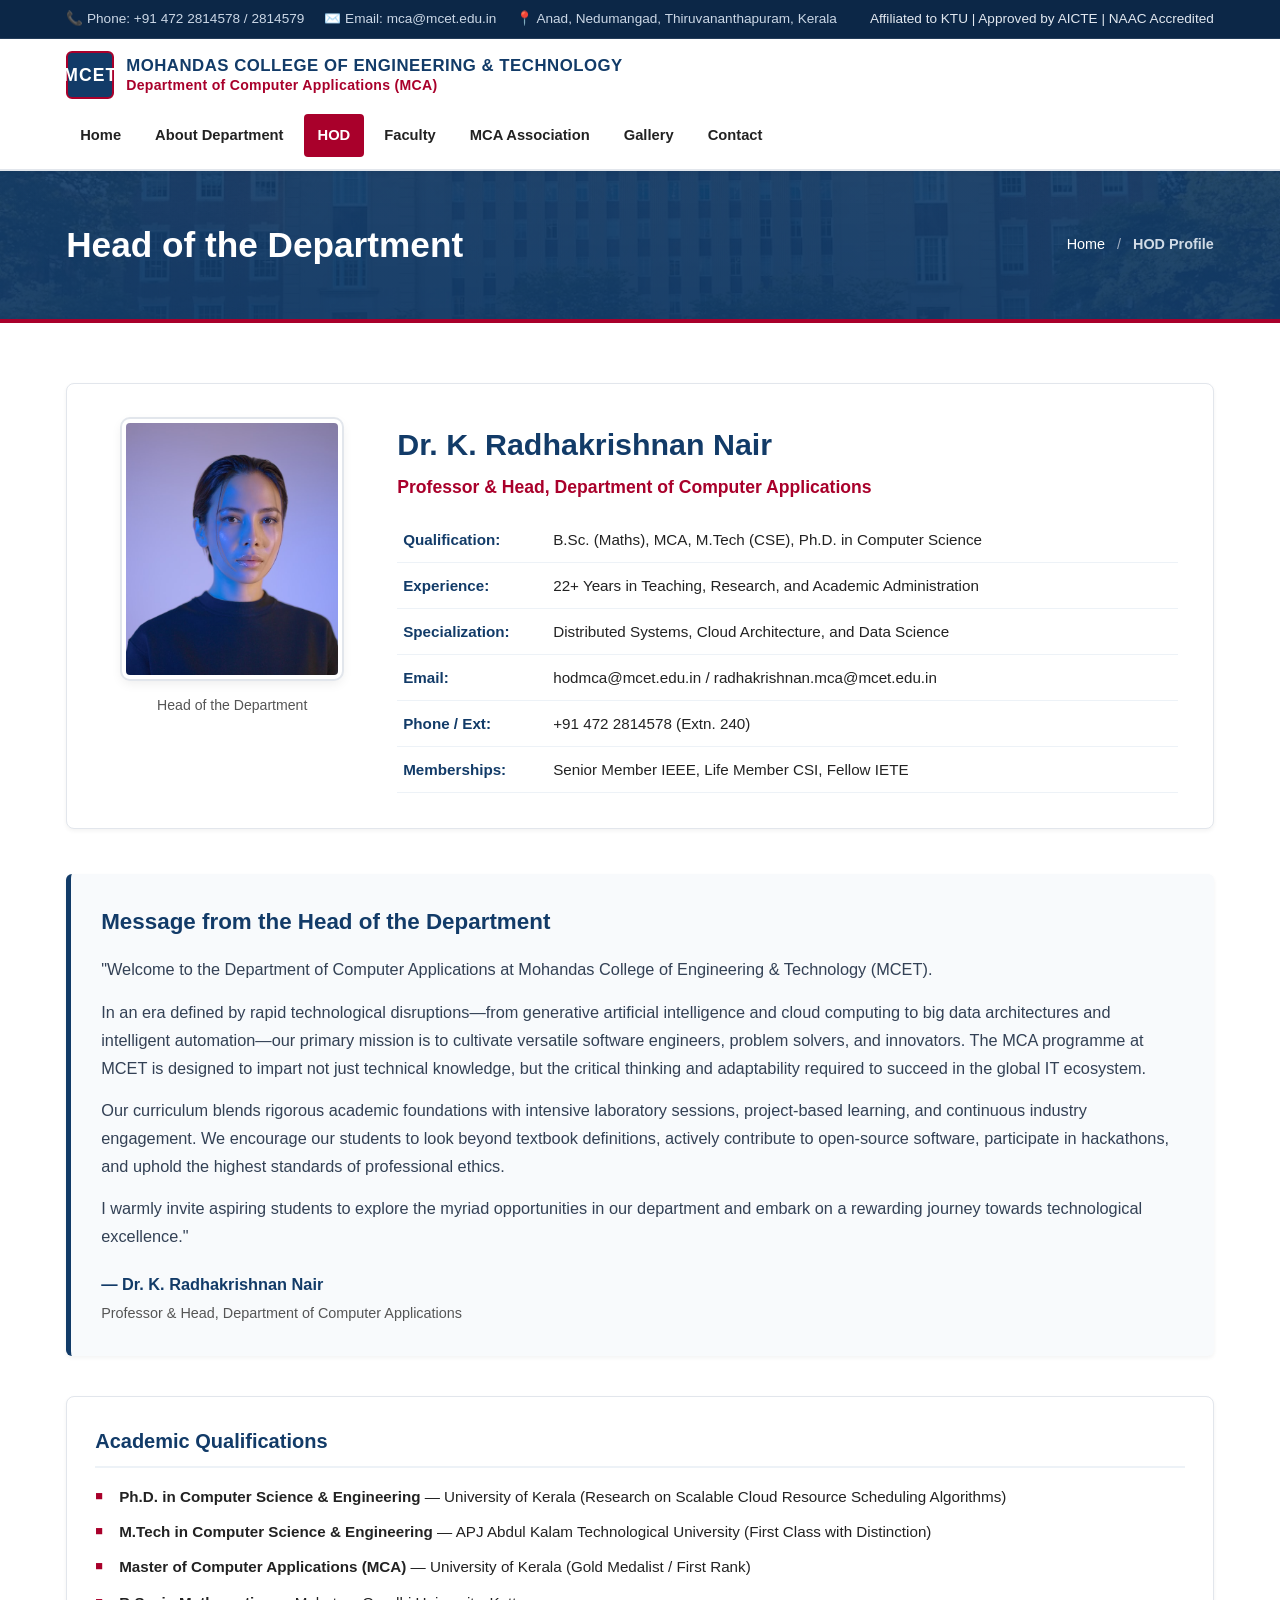
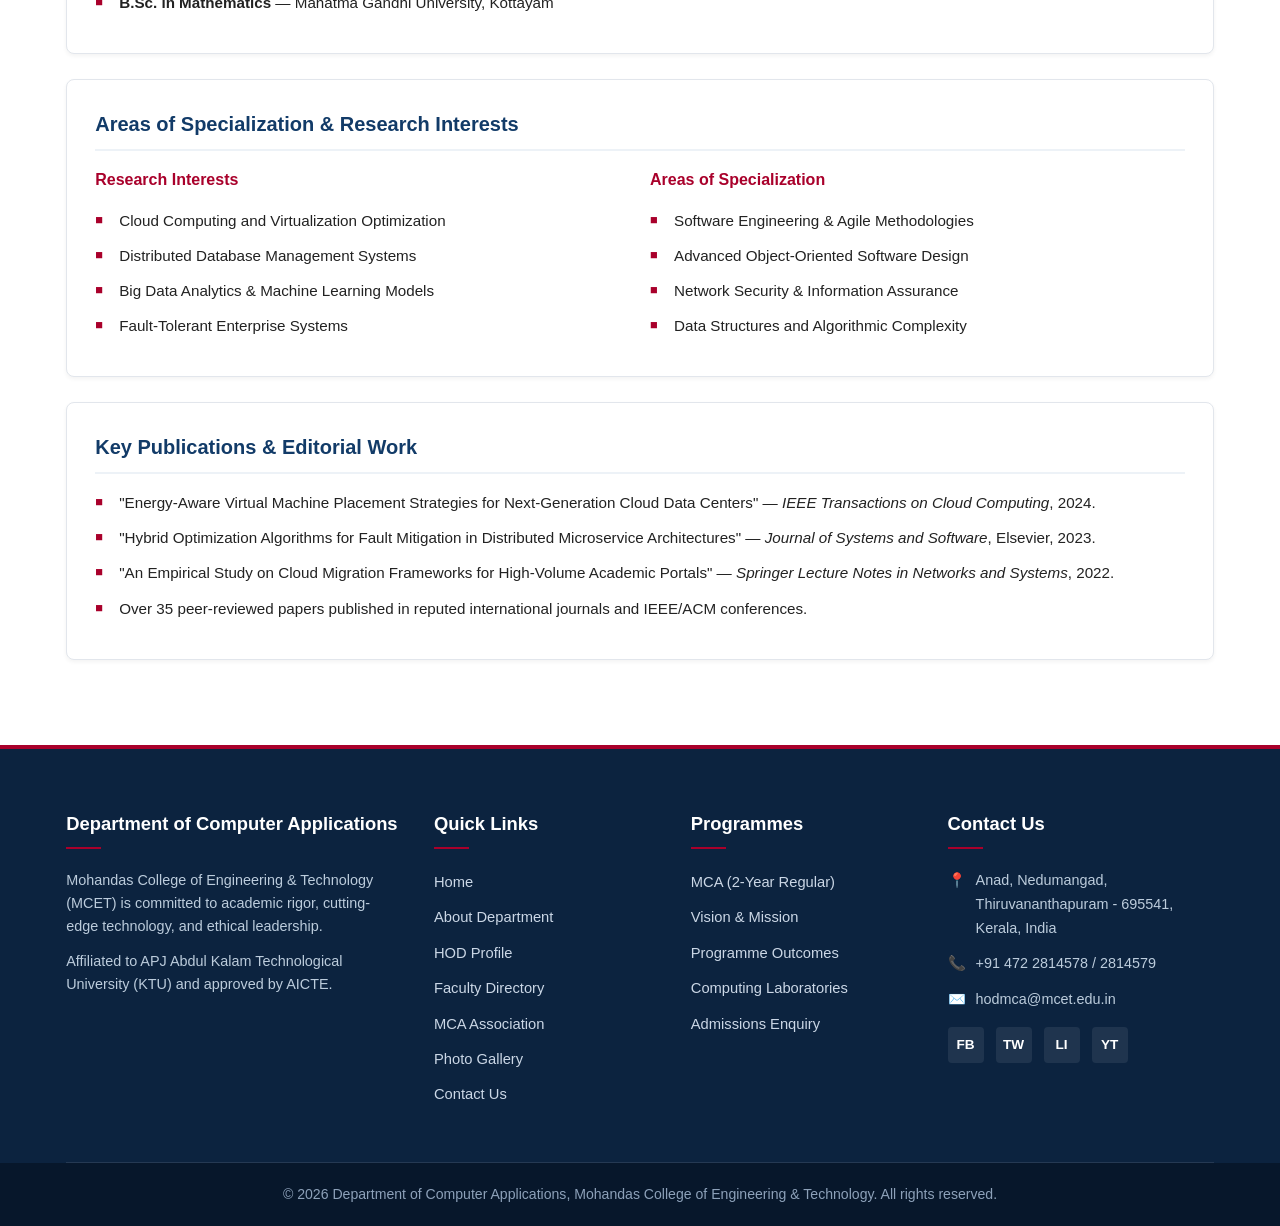
<file: hod.html>
<!DOCTYPE html>
<html lang="en">
<head>
    <meta charset="UTF-8">
    <meta name="viewport" content="width=device-width, initial-scale=1.0">
    <title>Head of the Department | Department of Computer Applications - MCET</title>
    <link rel="stylesheet" href="css/style.css">
</head>
<body>

    <!-- ======================================================================
         TOP UTILITY BAR
         ====================================================================== -->
    <header class="top-bar">
        <div class="container top-bar-content">
            <div class="top-info">
                <span>📞 Phone: +91 472 2814578 / 2814579</span>
                <span>✉️ Email: mca@mcet.edu.in</span>
                <span>📍 Anad, Nedumangad, Thiruvananthapuram, Kerala</span>
            </div>
            <div class="top-affiliations">
                <span>Affiliated to KTU | Approved by AICTE | NAAC Accredited</span>
            </div>
        </div>
    </header>

    <!-- ======================================================================
         MAIN NAVIGATION BAR
         ====================================================================== -->
    <header class="main-header">
        <div class="container nav-container">
            <div class="brand-wrapper">
                <div class="college-crest">MCET</div>
                <div class="brand-text">
                    <span class="college-title">Mohandas College of Engineering & Technology</span>
                    <span class="dept-title">Department of Computer Applications (MCA)</span>
                </div>
            </div>
            <nav class="main-nav">
                <ul>
                    <li><a href="index.html">Home</a></li>
                    <li><a href="about.html">About Department</a></li>
                    <li><a href="hod.html" class="active">HOD</a></li>
                    <li><a href="faculty.html">Faculty</a></li>
                    <li><a href="association.html">MCA Association</a></li>
                    <li><a href="gallery.html">Gallery</a></li>
                    <li><a href="contact.html">Contact</a></li>
                </ul>
            </nav>
        </div>
    </header>

    <!-- ======================================================================
         PAGE BANNER & BREADCRUMB
         ====================================================================== -->
    <div class="page-banner">
        <div class="container banner-content">
            <h1 class="banner-title">Head of the Department</h1>
            <div class="breadcrumb">
                <a href="index.html">Home</a>
                <span>/</span>
                <strong>HOD Profile</strong>
            </div>
        </div>
    </div>

    <main class="section section-white">
        <div class="container">

            <!-- ==============================================================
                 HOD PROFILE CARD & OVERVIEW
                 ============================================================== -->
            <div class="hod-profile-card">
                <div class="hod-photo-wrapper">
                    <img src="images/hod.jpg" alt="Photograph of Head of Department" class="hod-photo">
                    <p style="font-size: 0.88rem; color: var(--text-muted); margin-top: 5px;">Head of the Department</p>
                </div>

                <div class="hod-info">
                    <h2>Dr. K. Radhakrishnan Nair</h2>
                    <p class="hod-designation">Professor &amp; Head, Department of Computer Applications</p>

                    <table class="hod-details-table">
                        <tbody>
                            <tr>
                                <td class="label">Qualification:</td>
                                <td class="value">B.Sc. (Maths), MCA, M.Tech (CSE), Ph.D. in Computer Science</td>
                            </tr>
                            <tr>
                                <td class="label">Experience:</td>
                                <td class="value">22+ Years in Teaching, Research, and Academic Administration</td>
                            </tr>
                            <tr>
                                <td class="label">Specialization:</td>
                                <td class="value">Distributed Systems, Cloud Architecture, and Data Science</td>
                            </tr>
                            <tr>
                                <td class="label">Email:</td>
                                <td class="value">hodmca@mcet.edu.in / radhakrishnan.mca@mcet.edu.in</td>
                            </tr>
                            <tr>
                                <td class="label">Phone / Ext:</td>
                                <td class="value">+91 472 2814578 (Extn. 240)</td>
                            </tr>
                            <tr>
                                <td class="label">Memberships:</td>
                                <td class="value">Senior Member IEEE, Life Member CSI, Fellow IETE</td>
                            </tr>
                        </tbody>
                    </table>
                </div>
            </div>

            <!-- ==============================================================
                 MESSAGE FROM THE HEAD OF THE DEPARTMENT
                 ============================================================== -->
            <div class="message-box">
                <h3>Message from the Head of the Department</h3>
                <p>
                    "Welcome to the Department of Computer Applications at Mohandas College of Engineering &amp; Technology (MCET).
                </p>
                <p>
                    In an era defined by rapid technological disruptions—from generative artificial intelligence and cloud computing to big data 
                    architectures and intelligent automation—our primary mission is to cultivate versatile software engineers, problem solvers, and innovators. 
                    The MCA programme at MCET is designed to impart not just technical knowledge, but the critical thinking and adaptability required to 
                    succeed in the global IT ecosystem.
                </p>
                <p>
                    Our curriculum blends rigorous academic foundations with intensive laboratory sessions, project-based learning, and continuous 
                    industry engagement. We encourage our students to look beyond textbook definitions, actively contribute to open-source software, participate 
                    in hackathons, and uphold the highest standards of professional ethics.
                </p>
                <p>
                    I warmly invite aspiring students to explore the myriad opportunities in our department and embark on a rewarding journey towards technological excellence."
                </p>
                <p style="margin-top: 20px; font-weight: 600; color: var(--primary);">
                    — Dr. K. Radhakrishnan Nair<br>
                    <span style="font-weight: 400; font-size: 0.9rem; color: var(--text-muted);">Professor &amp; Head, Department of Computer Applications</span>
                </p>
            </div>

            <!-- ==============================================================
                 ACADEMIC QUALIFICATIONS
                 ============================================================== -->
            <div class="profile-section-card">
                <h3>Academic Qualifications</h3>
                <ul class="programme-list">
                    <li><strong>Ph.D. in Computer Science &amp; Engineering</strong> — University of Kerala (Research on Scalable Cloud Resource Scheduling Algorithms)</li>
                    <li><strong>M.Tech in Computer Science &amp; Engineering</strong> — APJ Abdul Kalam Technological University (First Class with Distinction)</li>
                    <li><strong>Master of Computer Applications (MCA)</strong> — University of Kerala (Gold Medalist / First Rank)</li>
                    <li><strong>B.Sc. in Mathematics</strong> — Mahatma Gandhi University, Kottayam</li>
                </ul>
            </div>

            <!-- ==============================================================
                 AREAS OF SPECIALIZATION & RESEARCH INTERESTS
                 ============================================================== -->
            <div class="profile-section-card">
                <h3>Areas of Specialization &amp; Research Interests</h3>
                <div style="display: grid; grid-template-columns: 1fr 1fr; gap: 20px;">
                    <div>
                        <h4 style="color: var(--accent); margin-bottom: 8px;">Research Interests</h4>
                        <ul class="programme-list">
                            <li>Cloud Computing and Virtualization Optimization</li>
                            <li>Distributed Database Management Systems</li>
                            <li>Big Data Analytics &amp; Machine Learning Models</li>
                            <li>Fault-Tolerant Enterprise Systems</li>
                        </ul>
                    </div>
                    <div>
                        <h4 style="color: var(--accent); margin-bottom: 8px;">Areas of Specialization</h4>
                        <ul class="programme-list">
                            <li>Software Engineering &amp; Agile Methodologies</li>
                            <li>Advanced Object-Oriented Software Design</li>
                            <li>Network Security &amp; Information Assurance</li>
                            <li>Data Structures and Algorithmic Complexity</li>
                        </ul>
                    </div>
                </div>
            </div>

            <!-- ==============================================================
                 PUBLICATIONS & RESEARCH CONTRIBUTIONS
                 ============================================================== -->
            <div class="profile-section-card">
                <h3>Key Publications &amp; Editorial Work</h3>
                <ul class="programme-list">
                    <li>"Energy-Aware Virtual Machine Placement Strategies for Next-Generation Cloud Data Centers" — <em>IEEE Transactions on Cloud Computing</em>, 2024.</li>
                    <li>"Hybrid Optimization Algorithms for Fault Mitigation in Distributed Microservice Architectures" — <em>Journal of Systems and Software</em>, Elsevier, 2023.</li>
                    <li>"An Empirical Study on Cloud Migration Frameworks for High-Volume Academic Portals" — <em>Springer Lecture Notes in Networks and Systems</em>, 2022.</li>
                    <li>Over 35 peer-reviewed papers published in reputed international journals and IEEE/ACM conferences.</li>
                </ul>
            </div>

        </div>
    </main>

    <!-- ======================================================================
         INSTITUTIONAL FOOTER
         ====================================================================== -->
    <footer class="main-footer">
        <div class="container">
            <div class="footer-grid">
                <div class="footer-col">
                    <h4>Department of Computer Applications</h4>
                    <p>Mohandas College of Engineering & Technology (MCET) is committed to academic rigor, cutting-edge technology, and ethical leadership.</p>
                    <p>Affiliated to APJ Abdul Kalam Technological University (KTU) and approved by AICTE.</p>
                </div>

                <div class="footer-col">
                    <h4>Quick Links</h4>
                    <ul class="footer-links">
                        <li><a href="index.html">Home</a></li>
                        <li><a href="about.html">About Department</a></li>
                        <li><a href="hod.html">HOD Profile</a></li>
                        <li><a href="faculty.html">Faculty Directory</a></li>
                        <li><a href="association.html">MCA Association</a></li>
                        <li><a href="gallery.html">Photo Gallery</a></li>
                        <li><a href="contact.html">Contact Us</a></li>
                    </ul>
                </div>

                <div class="footer-col">
                    <h4>Programmes</h4>
                    <ul class="footer-links">
                        <li><a href="about.html">MCA (2-Year Regular)</a></li>
                        <li><a href="about.html">Vision & Mission</a></li>
                        <li><a href="about.html">Programme Outcomes</a></li>
                        <li><a href="about.html">Computing Laboratories</a></li>
                        <li><a href="contact.html">Admissions Enquiry</a></li>
                    </ul>
                </div>

                <div class="footer-col">
                    <h4>Contact Us</h4>
                    <div class="footer-contact-item">
                        <span class="icon">📍</span>
                        <span>Anad, Nedumangad, Thiruvananthapuram - 695541, Kerala, India</span>
                    </div>
                    <div class="footer-contact-item">
                        <span class="icon">📞</span>
                        <span>+91 472 2814578 / 2814579</span>
                    </div>
                    <div class="footer-contact-item">
                        <span class="icon">✉️</span>
                        <span>hodmca@mcet.edu.in</span>
                    </div>
                    <div class="footer-social">
                        <a href="https://facebook.com">FB</a>
                        <a href="https://twitter.com">TW</a>
                        <a href="https://linkedin.com">LI</a>
                        <a href="https://youtube.com">YT</a>
                    </div>
                </div>
            </div>
        </div>
        <div class="footer-bottom">
            <div class="container">
                <p>&copy; 2026 Department of Computer Applications, Mohandas College of Engineering & Technology. All rights reserved.</p>
            </div>
        </div>
    </footer>

</body>
</html>
</file>
<file: css/style.css>
/* ==========================================================================
   MCET - Department of Computer Applications (MCA)
   Pure HTML5 & CSS3 Academic Stylesheet
   ========================================================================== */

/* --------------------------------------------------------------------------
   1. CSS Variables & Reset
   -------------------------------------------------------------------------- */
:root {
    --primary: #123B68;       /* Institutional Dark Navy */
    --primary-dark: #0c2747;  /* Deep Navy for hovers and top bar */
    --accent: #A9002B;        /* Crimson / Deep Red */
    --accent-hover: #870022;  /* Darker Red on hover */
    --dark: #222222;          /* Primary Body Text */
    --text-muted: #555555;     /* Secondary / Muted Text */
    --light: #F6F7F9;         /* Section Background Light Gray */
    --white: #FFFFFF;         /* Pure White */
    --border-color: #E2E6EC;  /* Clean card & divider border */
    --shadow-sm: 0 2px 4px rgba(0, 0, 0, 0.05);
    --shadow-md: 0 4px 12px rgba(0, 0, 0, 0.08);
    --shadow-lg: 0 8px 24px rgba(0, 0, 0, 0.12);
    --font-main: 'Segoe UI', Roboto, -apple-system, BlinkMacSystemFont, 'Helvetica Neue', Arial, sans-serif;
    --font-heading: 'Georgia', 'Times New Roman', serif;
}

* {
    margin: 0;
    padding: 0;
    box-sizing: border-box;
}

html {
    scroll-behavior: smooth;
}

body {
    font-family: var(--font-main);
    color: var(--dark);
    background-color: var(--white);
    line-height: 1.65;
    font-size: 16px;
    -webkit-font-smoothing: antialiased;
}

img {
    max-width: 100%;
    height: auto;
    display: block;
}

a {
    color: var(--primary);
    text-decoration: none;
    transition: color 0.25s ease;
}

a:hover {
    color: var(--accent);
}

ul {
    list-style: none;
}

/* --------------------------------------------------------------------------
   2. Layout Containers & Grid System
   -------------------------------------------------------------------------- */
.container {
    width: 92%;
    max-width: 1200px;
    margin: 0 auto;
    padding: 0 15px;
}

.section {
    padding: 60px 0;
}

.section-light {
    background-color: var(--light);
}

.section-white {
    background-color: var(--white);
}

/* --------------------------------------------------------------------------
   3. Section Headings with Red Accent Line
   -------------------------------------------------------------------------- */
.section-header {
    text-align: center;
    margin-bottom: 45px;
}

.section-header.text-left {
    text-align: left;
    margin-bottom: 30px;
}

.section-title {
    font-size: 2.1rem;
    color: var(--primary);
    font-weight: 700;
    position: relative;
    display: inline-block;
    padding-bottom: 12px;
    margin-bottom: 12px;
}

.section-title::after {
    content: "";
    position: absolute;
    bottom: 0;
    left: 50%;
    transform: translateX(-50%);
    width: 60px;
    height: 3px;
    background-color: var(--accent);
    border-radius: 2px;
}

.section-header.text-left .section-title::after {
    left: 0;
    transform: none;
}

.section-subtitle {
    color: var(--text-muted);
    font-size: 1.05rem;
    max-width: 700px;
    margin: 0 auto;
}

.section-header.text-left .section-subtitle {
    margin: 0;
}

/* --------------------------------------------------------------------------
   4. Buttons
   -------------------------------------------------------------------------- */
.btn {
    display: inline-block;
    padding: 11px 24px;
    font-size: 0.95rem;
    font-weight: 600;
    border-radius: 4px;
    text-align: center;
    cursor: pointer;
    transition: all 0.3s ease;
    border: 2px solid transparent;
}

.btn-primary {
    background-color: var(--accent);
    color: var(--white);
}

.btn-primary:hover {
    background-color: var(--accent-hover);
    color: var(--white);
    transform: translateY(-2px);
    box-shadow: 0 4px 8px rgba(169, 0, 43, 0.3);
}

.btn-secondary {
    background-color: var(--primary);
    color: var(--white);
}

.btn-secondary:hover {
    background-color: var(--primary-dark);
    color: var(--white);
    transform: translateY(-2px);
    box-shadow: 0 4px 8px rgba(18, 59, 104, 0.3);
}

.btn-outline {
    background-color: transparent;
    color: var(--white);
    border-color: var(--white);
}

.btn-outline:hover {
    background-color: var(--white);
    color: var(--primary);
    transform: translateY(-2px);
}

.btn-outline-primary {
    background-color: transparent;
    color: var(--primary);
    border-color: var(--primary);
}

.btn-outline-primary:hover {
    background-color: var(--primary);
    color: var(--white);
}

/* --------------------------------------------------------------------------
   5. Two-Level College Header
   -------------------------------------------------------------------------- */
/* Top Utility Bar */
.top-bar {
    background-color: var(--primary-dark);
    color: #cbd7e6;
    font-size: 0.85rem;
    padding: 8px 0;
    border-bottom: 1px solid rgba(255, 255, 255, 0.1);
}

.top-bar-content {
    display: flex;
    justify-content: space-between;
    align-items: center;
    flex-wrap: wrap;
    gap: 10px;
}

.top-info {
    display: flex;
    gap: 20px;
    flex-wrap: wrap;
}

.top-info span {
    display: inline-flex;
    align-items: center;
    gap: 6px;
}

.top-affiliations {
    font-weight: 500;
    color: #e2e8f0;
}

/* Main Navigation Bar */
.main-header {
    background-color: var(--white);
    box-shadow: var(--shadow-sm);
    position: sticky;
    top: 0;
    z-index: 1000;
    border-bottom: 2px solid var(--border-color);
}

.nav-container {
    display: flex;
    justify-content: space-between;
    align-items: center;
    padding: 12px 15px;
    flex-wrap: wrap;
    gap: 15px;
}

.brand-wrapper {
    display: flex;
    align-items: center;
    gap: 12px;
}

.college-crest {
    width: 48px;
    height: 48px;
    background-color: var(--primary);
    color: var(--white);
    border-radius: 6px;
    display: flex;
    align-items: center;
    justify-content: center;
    font-weight: 800;
    font-size: 1.1rem;
    letter-spacing: 1px;
    border: 2px solid var(--accent);
    flex-shrink: 0;
}

.brand-text {
    display: flex;
    flex-direction: column;
}

.college-title {
    font-size: 1.05rem;
    font-weight: 800;
    color: var(--primary);
    letter-spacing: 0.5px;
    text-transform: uppercase;
    line-height: 1.2;
}

.dept-title {
    font-size: 0.88rem;
    font-weight: 600;
    color: var(--accent);
    letter-spacing: 0.3px;
    line-height: 1.3;
}

/* Nav Links */
.main-nav ul {
    display: flex;
    flex-wrap: wrap;
    gap: 6px;
    align-items: center;
}

.main-nav a {
    padding: 9px 14px;
    font-size: 0.92rem;
    font-weight: 600;
    color: var(--dark);
    border-radius: 4px;
    transition: all 0.25s ease;
    display: inline-block;
}

.main-nav a:hover {
    color: var(--accent);
    background-color: #fdf2f4;
}

.main-nav a.active {
    color: var(--white);
    background-color: var(--accent);
}

/* --------------------------------------------------------------------------
   6. Inner Page Banner & Breadcrumb
   -------------------------------------------------------------------------- */
.page-banner {
    background: linear-gradient(rgba(18, 59, 104, 0.92), rgba(18, 59, 104, 0.95)), url('../images/campus.jpg');
    background-size: cover;
    background-position: center;
    color: var(--white);
    padding: 45px 0;
    border-bottom: 4px solid var(--accent);
}

.banner-content {
    display: flex;
    justify-content: space-between;
    align-items: center;
    flex-wrap: wrap;
    gap: 15px;
}

.banner-title {
    font-size: 2.2rem;
    font-weight: 700;
    color: var(--white);
}

.breadcrumb {
    font-size: 0.9rem;
    color: #d1dbe6;
}

.breadcrumb a {
    color: #ffffff;
    font-weight: 500;
}

.breadcrumb a:hover {
    color: #ffcad4;
    text-decoration: underline;
}

.breadcrumb span {
    margin: 0 8px;
    color: #a0aec0;
}

/* --------------------------------------------------------------------------
   7. Home: Hero Section
   -------------------------------------------------------------------------- */
.hero-section {
    position: relative;
    background: linear-gradient(rgba(12, 39, 71, 0.85), rgba(18, 59, 104, 0.8)), url('../images/campus.jpg');
    background-size: cover;
    background-position: center;
    min-height: 520px;
    display: flex;
    align-items: center;
    color: var(--white);
    padding: 70px 0;
}

.hero-content {
    max-width: 780px;
}

.hero-badge {
    display: inline-block;
    background-color: var(--accent);
    color: var(--white);
    padding: 5px 14px;
    font-size: 0.82rem;
    font-weight: 700;
    text-transform: uppercase;
    letter-spacing: 1px;
    border-radius: 3px;
    margin-bottom: 18px;
}

.hero-title {
    font-size: 2.8rem;
    line-height: 1.2;
    font-weight: 800;
    margin-bottom: 15px;
    color: var(--white);
}

.hero-subtitle {
    font-size: 1.4rem;
    font-weight: 400;
    color: #ffcad4;
    margin-bottom: 18px;
}

.hero-description {
    font-size: 1.1rem;
    line-height: 1.7;
    color: #e2e8f0;
    margin-bottom: 30px;
}

.hero-buttons {
    display: flex;
    gap: 15px;
    flex-wrap: wrap;
}

/* --------------------------------------------------------------------------
   8. Home: Welcome / About Preview Section
   -------------------------------------------------------------------------- */
.about-preview-grid {
    display: grid;
    grid-template-columns: 1.2fr 1fr;
    gap: 45px;
    align-items: center;
}

.about-preview-text p {
    margin-bottom: 18px;
    color: var(--text-muted);
    font-size: 1.02rem;
}

.about-preview-image {
    position: relative;
}

.about-preview-image img {
    border-radius: 8px;
    box-shadow: var(--shadow-md);
    border: 4px solid var(--white);
}

.image-badge {
    position: absolute;
    bottom: -15px;
    left: -15px;
    background-color: var(--primary);
    color: var(--white);
    padding: 12px 20px;
    border-radius: 6px;
    box-shadow: var(--shadow-md);
    border-left: 4px solid var(--accent);
}

.image-badge strong {
    display: block;
    font-size: 1.3rem;
    line-height: 1.1;
}

.image-badge span {
    font-size: 0.82rem;
    color: #d1dbe6;
}

/* --------------------------------------------------------------------------
   9. Highlights Cards Section
   -------------------------------------------------------------------------- */
.highlights-grid {
    display: grid;
    grid-template-columns: repeat(4, 1fr);
    gap: 24px;
}

.highlight-card {
    background-color: var(--white);
    border: 1px solid var(--border-color);
    border-radius: 8px;
    padding: 30px 22px;
    text-align: center;
    transition: all 0.3s ease;
    box-shadow: var(--shadow-sm);
    border-top: 4px solid var(--primary);
}

.highlight-card:hover {
    transform: translateY(-6px);
    box-shadow: var(--shadow-md);
    border-top-color: var(--accent);
}

.highlight-icon {
    width: 60px;
    height: 60px;
    line-height: 60px;
    margin: 0 auto 18px;
    background-color: #eaf1f8;
    color: var(--primary);
    font-size: 1.8rem;
    font-weight: 700;
    border-radius: 50%;
    display: flex;
    align-items: center;
    justify-content: center;
    transition: all 0.3s ease;
}

.highlight-card:hover .highlight-icon {
    background-color: var(--accent);
    color: var(--white);
}

.highlight-card h3 {
    font-size: 1.18rem;
    color: var(--primary);
    margin-bottom: 12px;
    font-weight: 700;
}

.highlight-card p {
    font-size: 0.92rem;
    color: var(--text-muted);
    line-height: 1.55;
}

/* --------------------------------------------------------------------------
   10. Programme Overview Section
   -------------------------------------------------------------------------- */
.programme-grid {
    display: grid;
    grid-template-columns: 1fr 1fr;
    gap: 30px;
}

.programme-box {
    background-color: var(--white);
    border: 1px solid var(--border-color);
    border-radius: 8px;
    padding: 32px;
    box-shadow: var(--shadow-sm);
}

.programme-box h3 {
    font-size: 1.3rem;
    color: var(--primary);
    margin-bottom: 18px;
    padding-bottom: 10px;
    border-bottom: 2px solid #eef2f6;
    display: flex;
    align-items: center;
    gap: 10px;
}

.programme-box h3 span {
    color: var(--accent);
}

.programme-box p {
    color: var(--text-muted);
    margin-bottom: 15px;
    font-size: 0.98rem;
}

.programme-list {
    margin-top: 15px;
}

.programme-list li {
    position: relative;
    padding-left: 24px;
    margin-bottom: 10px;
    color: var(--dark);
    font-size: 0.95rem;
}

.programme-list li::before {
    content: "■";
    position: absolute;
    left: 0;
    color: var(--accent);
    font-size: 0.8rem;
    top: 1px;
}

/* --------------------------------------------------------------------------
   11. News & Events Cards
   -------------------------------------------------------------------------- */
.events-grid {
    display: grid;
    grid-template-columns: repeat(3, 1fr);
    gap: 28px;
}

.event-card {
    background-color: var(--white);
    border: 1px solid var(--border-color);
    border-radius: 8px;
    overflow: hidden;
    box-shadow: var(--shadow-sm);
    transition: all 0.3s ease;
    display: flex;
    flex-direction: column;
}

.event-card:hover {
    transform: translateY(-6px);
    box-shadow: var(--shadow-md);
}

.event-image {
    position: relative;
    height: 190px;
    overflow: hidden;
    background-color: #e2e8f0;
}

.event-image img {
    width: 100%;
    height: 100%;
    object-fit: cover;
    transition: transform 0.4s ease;
}

.event-card:hover .event-image img {
    transform: scale(1.05);
}

.event-date-badge {
    position: absolute;
    top: 12px;
    right: 12px;
    background-color: var(--accent);
    color: var(--white);
    padding: 6px 12px;
    border-radius: 4px;
    font-size: 0.8rem;
    font-weight: 700;
    letter-spacing: 0.5px;
    box-shadow: 0 2px 6px rgba(0,0,0,0.25);
}

.event-body {
    padding: 22px;
    flex: 1;
    display: flex;
    flex-direction: column;
}

.event-title {
    font-size: 1.18rem;
    color: var(--primary);
    margin-bottom: 12px;
    font-weight: 700;
    line-height: 1.4;
}

.event-desc {
    color: var(--text-muted);
    font-size: 0.92rem;
    line-height: 1.6;
    margin-bottom: 16px;
    flex: 1;
}

.event-meta {
    font-size: 0.84rem;
    color: #718096;
    border-top: 1px solid var(--border-color);
    padding-top: 12px;
    display: flex;
    justify-content: space-between;
}

/* --------------------------------------------------------------------------
   12. MCA Association Preview Banner
   -------------------------------------------------------------------------- */
.association-preview-box {
    background: linear-gradient(135deg, var(--primary) 0%, var(--primary-dark) 100%);
    color: var(--white);
    border-radius: 10px;
    padding: 45px 40px;
    display: flex;
    align-items: center;
    justify-content: space-between;
    gap: 30px;
    box-shadow: var(--shadow-md);
    border-left: 6px solid var(--accent);
}

.association-preview-text h3 {
    font-size: 1.8rem;
    margin-bottom: 10px;
    color: var(--white);
}

.association-preview-text p {
    color: #cbd7e6;
    font-size: 1.05rem;
    max-width: 680px;
}

/* --------------------------------------------------------------------------
   13. Gallery Preview & Full Gallery Grid
   -------------------------------------------------------------------------- */
.gallery-grid {
    display: grid;
    grid-template-columns: repeat(3, 1fr);
    gap: 22px;
}

.gallery-item {
    position: relative;
    border-radius: 8px;
    overflow: hidden;
    height: 220px;
    box-shadow: var(--shadow-sm);
    border: 1px solid var(--border-color);
    background-color: #f1f5f9;
}

.gallery-item a {
    display: block;
    width: 100%;
    height: 100%;
}

.gallery-item img {
    width: 100%;
    height: 100%;
    object-fit: cover;
    transition: transform 0.3s ease;
}

.gallery-overlay {
    position: absolute;
    bottom: 0;
    left: 0;
    right: 0;
    background: linear-gradient(to top, rgba(18, 59, 104, 0.9) 0%, transparent 100%);
    padding: 20px 15px 12px;
    color: var(--white);
    font-size: 0.9rem;
    font-weight: 600;
    opacity: 0.9;
    transition: opacity 0.3s ease;
}

.gallery-item:hover img {
    transform: scale(1.06);
}

.gallery-item:hover .gallery-overlay {
    opacity: 1;
    background: linear-gradient(to top, rgba(169, 0, 43, 0.9) 0%, transparent 100%);
}

.gallery-center-btn {
    text-align: center;
    margin-top: 35px;
}

/* Category Sections in gallery.html */
.gallery-category-title {
    font-size: 1.4rem;
    color: var(--primary);
    margin: 35px 0 18px;
    padding-bottom: 8px;
    border-bottom: 2px solid var(--border-color);
    display: flex;
    align-items: center;
    gap: 8px;
}

.gallery-category-title::before {
    content: "";
    display: inline-block;
    width: 12px;
    height: 12px;
    background-color: var(--accent);
    border-radius: 2px;
}

/* --------------------------------------------------------------------------
   14. CTA Banner Section
   -------------------------------------------------------------------------- */
.cta-section {
    background: linear-gradient(135deg, var(--accent) 0%, #7d0020 100%);
    color: var(--white);
    padding: 55px 0;
    text-align: center;
}

.cta-content h2 {
    font-size: 2.2rem;
    font-weight: 700;
    margin-bottom: 12px;
    color: var(--white);
}

.cta-content p {
    font-size: 1.1rem;
    max-width: 650px;
    margin: 0 auto 28px;
    color: #ffcad4;
}

/* --------------------------------------------------------------------------
   15. Institutional Footer
   -------------------------------------------------------------------------- */
.main-footer {
    background-color: #0c233f;
    color: #bcccdc;
    padding-top: 60px;
    border-top: 4px solid var(--accent);
}

.footer-grid {
    display: grid;
    grid-template-columns: 1.5fr 1fr 1fr 1.2fr;
    gap: 35px;
    padding-bottom: 45px;
    border-bottom: 1px solid rgba(255, 255, 255, 0.1);
}

.footer-col h4 {
    color: var(--white);
    font-size: 1.15rem;
    margin-bottom: 20px;
    position: relative;
    padding-bottom: 10px;
}

.footer-col h4::after {
    content: "";
    position: absolute;
    bottom: 0;
    left: 0;
    width: 35px;
    height: 2px;
    background-color: var(--accent);
}

.footer-col p {
    font-size: 0.9rem;
    line-height: 1.6;
    margin-bottom: 12px;
}

.footer-links li {
    margin-bottom: 9px;
}

.footer-links a {
    color: #cbd7e6;
    font-size: 0.92rem;
    display: inline-block;
    transition: transform 0.2s ease, color 0.2s ease;
}

.footer-links a:hover {
    color: var(--white);
    transform: translateX(4px);
}

.footer-contact-item {
    display: flex;
    gap: 10px;
    margin-bottom: 12px;
    font-size: 0.9rem;
}

.footer-contact-item span.icon {
    color: var(--accent);
    font-weight: bold;
}

.footer-social {
    display: flex;
    gap: 12px;
    margin-top: 15px;
}

.footer-social a {
    display: inline-flex;
    align-items: center;
    justify-content: center;
    width: 36px;
    height: 36px;
    background-color: rgba(255, 255, 255, 0.08);
    color: var(--white);
    border-radius: 4px;
    font-size: 0.85rem;
    font-weight: 600;
    transition: background-color 0.3s ease;
}

.footer-social a:hover {
    background-color: var(--accent);
    color: var(--white);
}

.footer-bottom {
    padding: 20px 0;
    text-align: center;
    font-size: 0.88rem;
    color: #8da1b9;
    background-color: #07172b;
}

/* --------------------------------------------------------------------------
   16. Content Pages: About Department (about.html)
   -------------------------------------------------------------------------- */
.about-section-grid {
    display: grid;
    grid-template-columns: 1fr 1fr;
    gap: 40px;
    align-items: center;
    margin-bottom: 45px;
}

.vision-mission-grid {
    display: grid;
    grid-template-columns: 1fr 1fr;
    gap: 30px;
    margin: 40px 0;
}

.card-vision, .card-mission {
    background-color: var(--white);
    border: 1px solid var(--border-color);
    border-radius: 8px;
    padding: 32px;
    box-shadow: var(--shadow-sm);
    position: relative;
    border-top: 5px solid var(--primary);
}

.card-mission {
    border-top-color: var(--accent);
}

.card-vision h3, .card-mission h3 {
    font-size: 1.4rem;
    color: var(--primary);
    margin-bottom: 15px;
}

.card-mission h3 {
    color: var(--accent);
}

.objectives-card {
    background-color: var(--white);
    border: 1px solid var(--border-color);
    border-radius: 8px;
    padding: 30px;
    margin-bottom: 30px;
    box-shadow: var(--shadow-sm);
}

.objectives-card h3 {
    color: var(--primary);
    font-size: 1.25rem;
    margin-bottom: 15px;
    border-bottom: 1px solid var(--border-color);
    padding-bottom: 8px;
}

.facilities-grid {
    display: grid;
    grid-template-columns: repeat(3, 1fr);
    gap: 25px;
    margin-top: 30px;
}

.facility-card {
    background-color: var(--white);
    border: 1px solid var(--border-color);
    border-radius: 8px;
    padding: 24px;
    box-shadow: var(--shadow-sm);
    border-left: 4px solid var(--primary);
}

.facility-card h4 {
    color: var(--primary);
    font-size: 1.1rem;
    margin-bottom: 10px;
}

.facility-card p {
    font-size: 0.92rem;
    color: var(--text-muted);
}

/* --------------------------------------------------------------------------
   17. HOD Profile Page (hod.html)
   -------------------------------------------------------------------------- */
.hod-profile-card {
    background-color: var(--white);
    border: 1px solid var(--border-color);
    border-radius: 8px;
    padding: 35px;
    box-shadow: var(--shadow-sm);
    display: grid;
    grid-template-columns: 260px 1fr;
    gap: 35px;
    margin-bottom: 45px;
    align-items: start;
}

.hod-photo-wrapper {
    text-align: center;
}

.hod-photo {
    width: 220px;
    height: 260px;
    object-fit: cover;
    border-radius: 8px;
    box-shadow: var(--shadow-md);
    border: 4px solid var(--white);
    outline: 2px solid var(--border-color);
    margin: 0 auto 15px;
}

.hod-info h2 {
    font-size: 1.9rem;
    color: var(--primary);
    margin-bottom: 4px;
}

.hod-designation {
    font-size: 1.1rem;
    font-weight: 700;
    color: var(--accent);
    margin-bottom: 15px;
}

.hod-details-table {
    width: 100%;
    margin-top: 15px;
    border-collapse: collapse;
}

.hod-details-table tr {
    border-bottom: 1px solid #edf2f7;
}

.hod-details-table td {
    padding: 10px 6px;
    font-size: 0.95rem;
}

.hod-details-table td.label {
    font-weight: 600;
    color: var(--primary);
    width: 150px;
}

.hod-details-table td.value {
    color: var(--dark);
}

.message-box {
    background-color: #f8fafc;
    border-left: 5px solid var(--primary);
    padding: 30px;
    border-radius: 6px;
    margin-bottom: 40px;
    box-shadow: var(--shadow-sm);
}

.message-box h3 {
    color: var(--primary);
    font-size: 1.4rem;
    margin-bottom: 15px;
}

.message-box p {
    margin-bottom: 15px;
    color: #334155;
    font-size: 1.02rem;
    line-height: 1.7;
}

.message-box p:last-child {
    margin-bottom: 0;
}

.profile-section-card {
    background-color: var(--white);
    border: 1px solid var(--border-color);
    border-radius: 8px;
    padding: 28px;
    margin-bottom: 25px;
    box-shadow: var(--shadow-sm);
}

.profile-section-card h3 {
    color: var(--primary);
    font-size: 1.25rem;
    margin-bottom: 16px;
    padding-bottom: 8px;
    border-bottom: 2px solid #edf2f7;
}

/* --------------------------------------------------------------------------
   18. Faculty Directory Page (faculty.html)
   -------------------------------------------------------------------------- */
.faculty-grid {
    display: grid;
    grid-template-columns: repeat(3, 1fr);
    gap: 28px;
}

.faculty-card {
    background-color: var(--white);
    border: 1px solid var(--border-color);
    border-radius: 8px;
    overflow: hidden;
    box-shadow: var(--shadow-sm);
    transition: all 0.3s ease;
    display: flex;
    flex-direction: column;
}

.faculty-card:hover {
    transform: translateY(-5px);
    box-shadow: var(--shadow-md);
    border-color: #cbd5e1;
}

.faculty-photo-box {
    height: 250px;
    overflow: hidden;
    background-color: #f1f5f9;
}

.faculty-photo-box img {
    width: 100%;
    height: 100%;
    object-fit: cover;
    transition: transform 0.3s ease;
}

.faculty-card:hover .faculty-photo-box img {
    transform: scale(1.04);
}

.faculty-card-body {
    padding: 22px;
    flex: 1;
    display: flex;
    flex-direction: column;
}

.faculty-name {
    font-size: 1.2rem;
    color: var(--primary);
    font-weight: 700;
    margin-bottom: 4px;
}

.faculty-role {
    font-size: 0.92rem;
    color: var(--accent);
    font-weight: 600;
    margin-bottom: 12px;
}

.faculty-spec {
    font-size: 0.9rem;
    color: var(--text-muted);
    margin-bottom: 6px;
}

.faculty-email {
    font-size: 0.88rem;
    color: #475569;
    margin-top: auto;
    padding-top: 12px;
    border-top: 1px solid var(--border-color);
    word-break: break-all;
}

/* --------------------------------------------------------------------------
   19. MCA Association Page (association.html)
   -------------------------------------------------------------------------- */
.office-bearers-grid {
    display: grid;
    grid-template-columns: repeat(3, 1fr);
    gap: 24px;
    margin: 30px 0;
}

.bearer-card {
    background-color: var(--white);
    border: 1px solid var(--border-color);
    border-radius: 8px;
    padding: 24px;
    text-align: center;
    box-shadow: var(--shadow-sm);
    border-top: 4px solid var(--primary);
    transition: transform 0.3s ease;
}

.bearer-card:hover {
    transform: translateY(-4px);
    border-top-color: var(--accent);
}

.bearer-position {
    display: inline-block;
    background-color: #f0f4f8;
    color: var(--primary);
    font-size: 0.8rem;
    font-weight: 700;
    padding: 4px 12px;
    border-radius: 20px;
    margin-bottom: 12px;
    text-transform: uppercase;
}

.bearer-name {
    font-size: 1.15rem;
    color: var(--dark);
    font-weight: 700;
    margin-bottom: 4px;
}

.bearer-class {
    font-size: 0.88rem;
    color: var(--text-muted);
}

.activities-list-grid {
    display: grid;
    grid-template-columns: repeat(2, 1fr);
    gap: 25px;
    margin-top: 30px;
}

.activity-box {
    background-color: var(--white);
    border: 1px solid var(--border-color);
    border-radius: 8px;
    padding: 25px;
    box-shadow: var(--shadow-sm);
    border-left: 4px solid var(--accent);
}

.activity-box h4 {
    font-size: 1.15rem;
    color: var(--primary);
    margin-bottom: 10px;
}

.activity-box p {
    font-size: 0.94rem;
    color: var(--text-muted);
}

/* --------------------------------------------------------------------------
   20. Contact Page (contact.html)
   -------------------------------------------------------------------------- */
.contact-grid {
    display: grid;
    grid-template-columns: 1fr 1.3fr;
    gap: 40px;
}

.contact-info-card {
    background-color: var(--white);
    border: 1px solid var(--border-color);
    border-radius: 8px;
    padding: 35px;
    box-shadow: var(--shadow-sm);
}

.contact-info-card h3 {
    color: var(--primary);
    font-size: 1.35rem;
    margin-bottom: 22px;
    padding-bottom: 10px;
    border-bottom: 2px solid var(--border-color);
}

.contact-item {
    margin-bottom: 20px;
}

.contact-item strong {
    display: block;
    color: var(--primary);
    font-size: 0.95rem;
    margin-bottom: 4px;
}

.contact-item p {
    color: var(--text-muted);
    font-size: 0.92rem;
    line-height: 1.6;
}

/* Pure HTML Form */
.contact-form-card {
    background-color: var(--white);
    border: 1px solid var(--border-color);
    border-radius: 8px;
    padding: 35px;
    box-shadow: var(--shadow-sm);
}

.contact-form-card h3 {
    color: var(--primary);
    font-size: 1.35rem;
    margin-bottom: 22px;
    padding-bottom: 10px;
    border-bottom: 2px solid var(--border-color);
}

.form-group {
    margin-bottom: 18px;
}

.form-label {
    display: block;
    margin-bottom: 6px;
    font-weight: 600;
    font-size: 0.92rem;
    color: var(--dark);
}

.form-control {
    width: 100%;
    padding: 11px 14px;
    font-size: 0.95rem;
    font-family: inherit;
    color: var(--dark);
    background-color: #fafbfc;
    border: 1px solid var(--border-color);
    border-radius: 4px;
    transition: border-color 0.2s ease, box-shadow 0.2s ease;
}

.form-control:focus {
    outline: none;
    border-color: var(--primary);
    box-shadow: 0 0 0 3px rgba(18, 59, 104, 0.12);
    background-color: var(--white);
}

textarea.form-control {
    resize: vertical;
    min-height: 120px;
}

/* --------------------------------------------------------------------------
   21. Responsive Media Queries
   -------------------------------------------------------------------------- */

/* Tablet (max-width: 992px) */
@media (max-width: 992px) {
    .highlights-grid {
        grid-template-columns: repeat(2, 1fr);
    }
    
    .events-grid {
        grid-template-columns: repeat(2, 1fr);
    }
    
    .gallery-grid {
        grid-template-columns: repeat(2, 1fr);
    }
    
    .faculty-grid {
        grid-template-columns: repeat(2, 1fr);
    }
    
    .footer-grid {
        grid-template-columns: 1fr 1fr;
        gap: 30px;
    }
    
    .about-preview-grid {
        grid-template-columns: 1fr;
    }
    
    .about-preview-image {
        max-width: 550px;
        margin: 0 auto;
    }
    
    .hod-profile-card {
        grid-template-columns: 1fr;
        text-align: center;
    }
    
    .hod-details-table td.label {
        width: 40%;
    }
}

/* Mobile Devices & Small Tablets (max-width: 768px) */
@media (max-width: 768px) {
    .top-bar-content {
        flex-direction: column;
        text-align: center;
        gap: 6px;
    }
    
    .top-info {
        justify-content: center;
    }
    
    .nav-container {
        flex-direction: column;
        align-items: stretch;
    }
    
    .brand-wrapper {
        justify-content: center;
        text-align: center;
    }
    
    .main-nav ul {
        justify-content: center;
        gap: 4px;
    }
    
    .main-nav a {
        padding: 7px 10px;
        font-size: 0.85rem;
    }
    
    .hero-title {
        font-size: 2.1rem;
    }
    
    .hero-subtitle {
        font-size: 1.15rem;
    }
    
    .programme-grid,
    .vision-mission-grid,
    .about-section-grid,
    .contact-grid,
    .activities-list-grid,
    .facilities-grid,
    .office-bearers-grid {
        grid-template-columns: 1fr;
    }
    
    .association-preview-box {
        flex-direction: column;
        text-align: center;
        padding: 30px 20px;
    }
    
    .section-title {
        font-size: 1.75rem;
    }
    
    .banner-title {
        font-size: 1.7rem;
    }
    
    .banner-content {
        flex-direction: column;
        align-items: flex-start;
        gap: 8px;
    }
}

/* Small Smart Phones (max-width: 480px) */
@media (max-width: 480px) {
    .highlights-grid,
    .events-grid,
    .gallery-grid,
    .faculty-grid,
    .footer-grid {
        grid-template-columns: 1fr;
    }
    
    .hero-buttons {
        flex-direction: column;
    }
    
    .btn {
        width: 100%;
    }
    
    .college-title {
        font-size: 0.95rem;
    }
    
    .dept-title {
        font-size: 0.82rem;
    }
    
    .main-nav ul {
        flex-direction: column;
        width: 100%;
    }
    
    .main-nav li {
        width: 100%;
        text-align: center;
    }
    
    .main-nav a {
        display: block;
        width: 100%;
        padding: 8px;
    }
}
</file>
